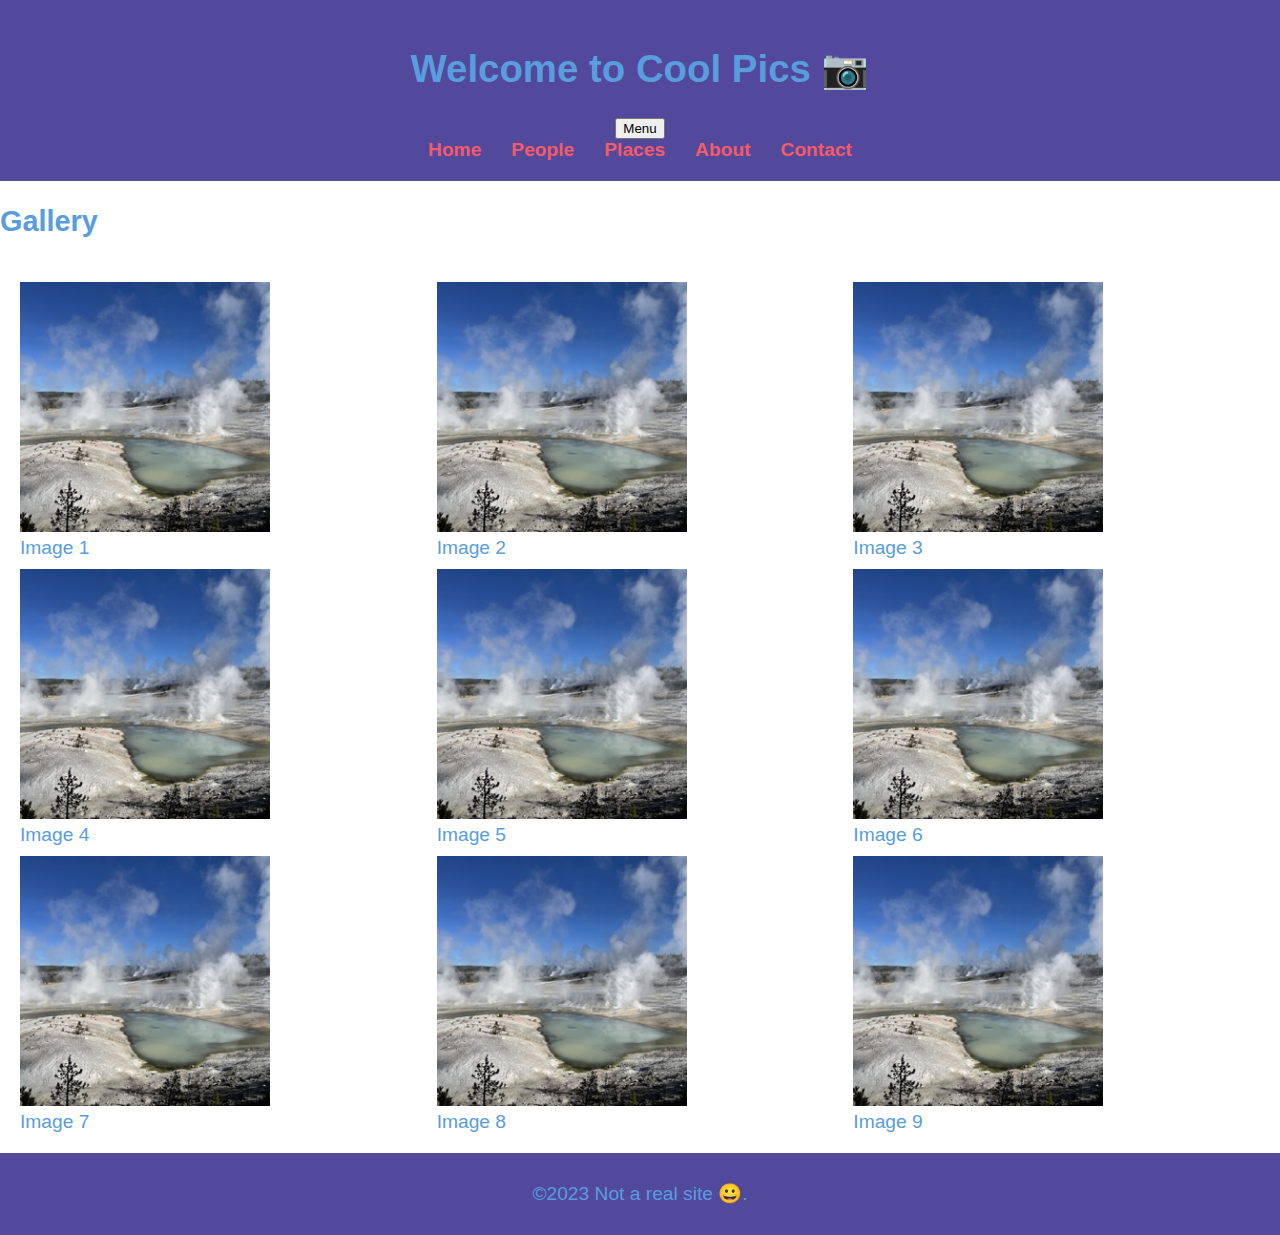
<file: coolpics/index.html>
<!DOCTYPE html>
<html lang="en">
<head>
    <meta charset="UTF-8">
    <meta name="viewport" content="width=device-width, initial-scale=1.0">
    <title>Cool Pics 📷</title>
    <link rel="stylesheet" href="coolpics.css"> 
</head>
<body>
   
    
    <header>
        <h1>Welcome to Cool Pics 📷</h1>
        <button class="menu-button">Menu</button>
    <nav class="menu hide">  
        <ul>
            <li><a href="index.html">Home</a></li>
            <li><a href="people.html">People</a></li>
            <li><a href="places.html">Places</a></li>
            <li><a href="about.html">About</a></li>
            <li><a href="contact.html">Contact</a></li>
        </ul>
    </nav>
    </header>
    
    
    <main>
        <h2>Gallery</h2> 
        <section class="gallery"> 
            <figure>
                <img src="images/norris-sm.jpeg" alt="Placeholder Image 1">
                <figcaption>Image 1</figcaption>
            </figure>
            <figure>
                <img src="images/norris-sm.jpeg" alt="Placeholder Image 2">
                <figcaption>Image 2</figcaption>
            </figure>
            <figure>
                <img src="images/norris-sm.jpeg" alt="Placeholder Image 3">
                <figcaption>Image 3</figcaption>
            </figure>
            <figure>
                <img src="images/norris-sm.jpeg" alt="Placeholder Image 4">
                <figcaption>Image 4</figcaption>
            </figure>
            <figure>
                <img src="images/norris-sm.jpeg" alt="Placeholder Image 5">
                <figcaption>Image 5</figcaption>
            </figure>
            <figure>
                <img src="images/norris-sm.jpeg" alt="Placeholder Image 6">
                <figcaption>Image 6</figcaption>
            </figure>
            <figure>
                <img src="images/norris-sm.jpeg" alt="Placeholder Image 7">
                <figcaption>Image 7</figcaption>
            </figure>
            <figure>
                <img src="images/norris-sm.jpeg" alt="Placeholder Image 8">
                <figcaption>Image 8</figcaption>
            </figure>
            <figure>
                <img src="images/norris-sm.jpeg" alt="Placeholder Image 9">
                <figcaption>Image 9</figcaption>
            </figure>
        </section>
    </main>
    <footer>
        <p>©2023 Not a real site 😀.</p>
    </footer>
    
    <script src="coolpics.js" defer></script> 
</body>
</html>
</file>
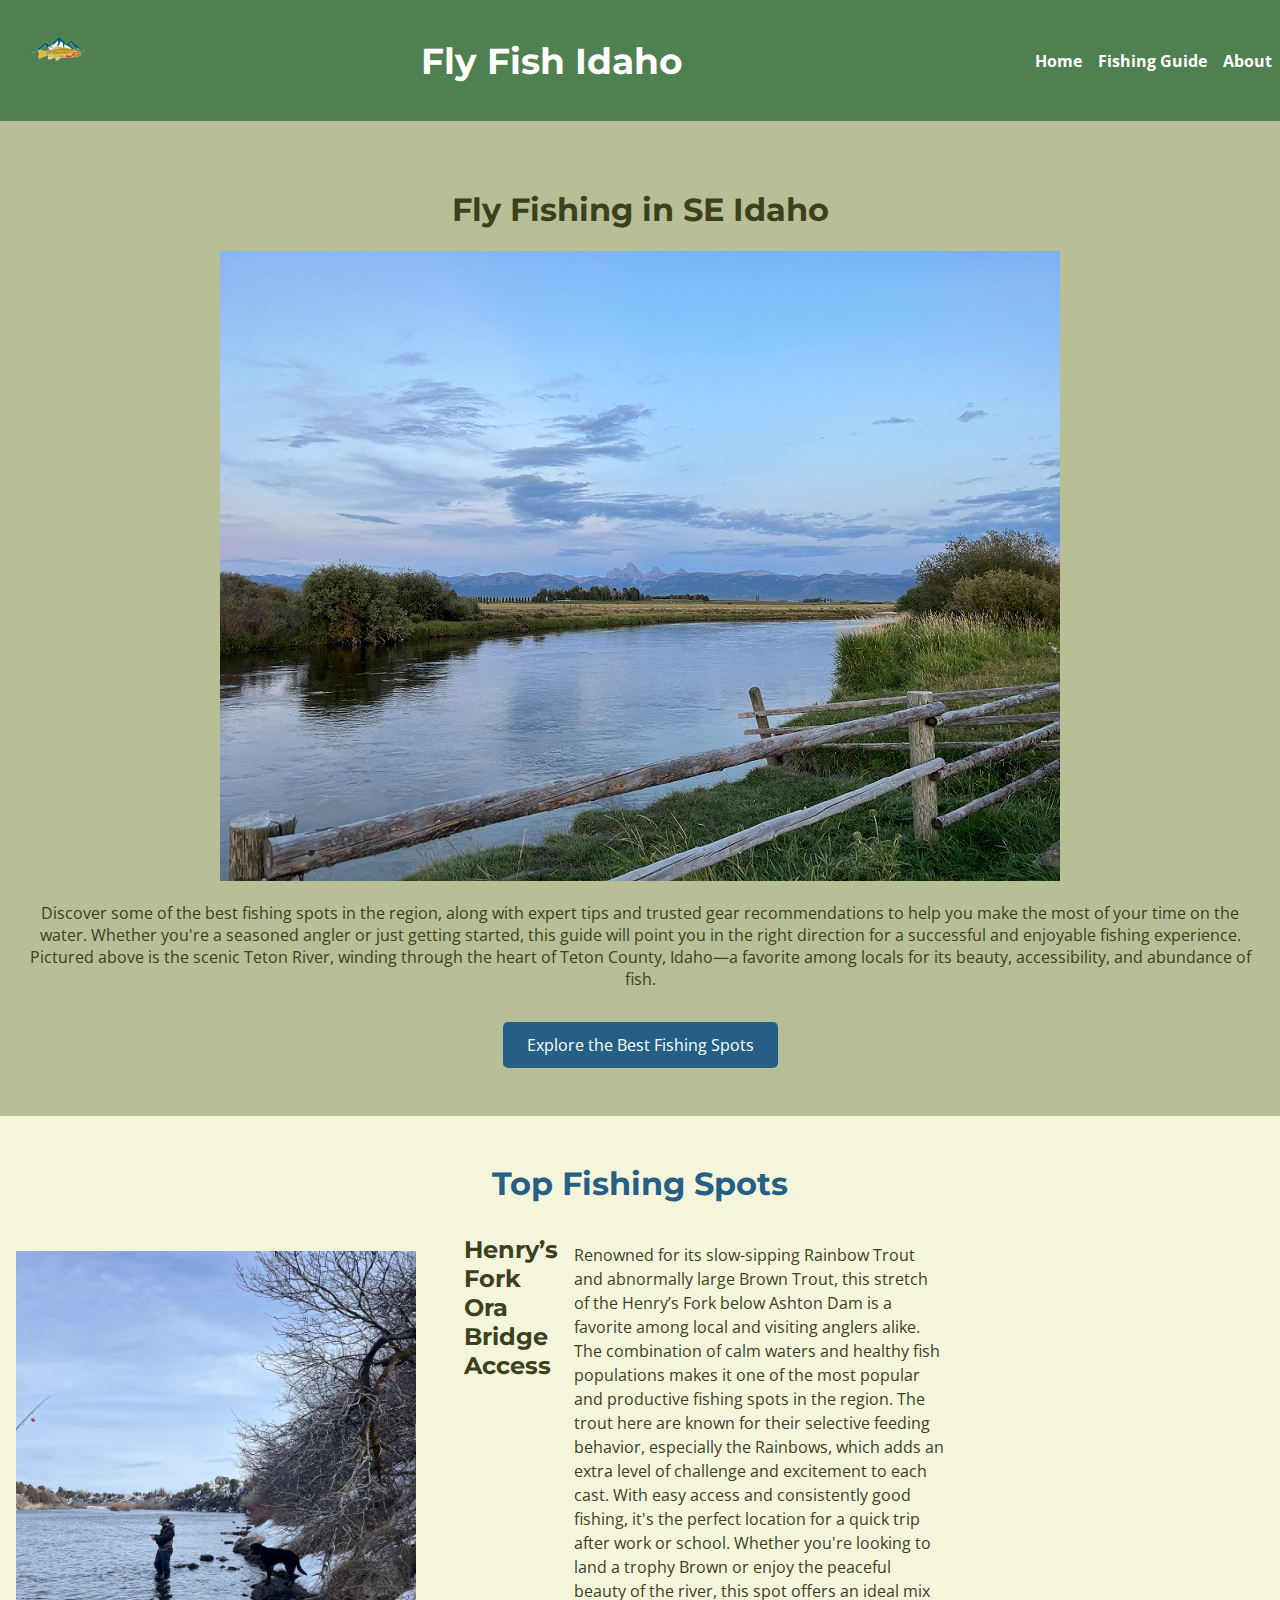
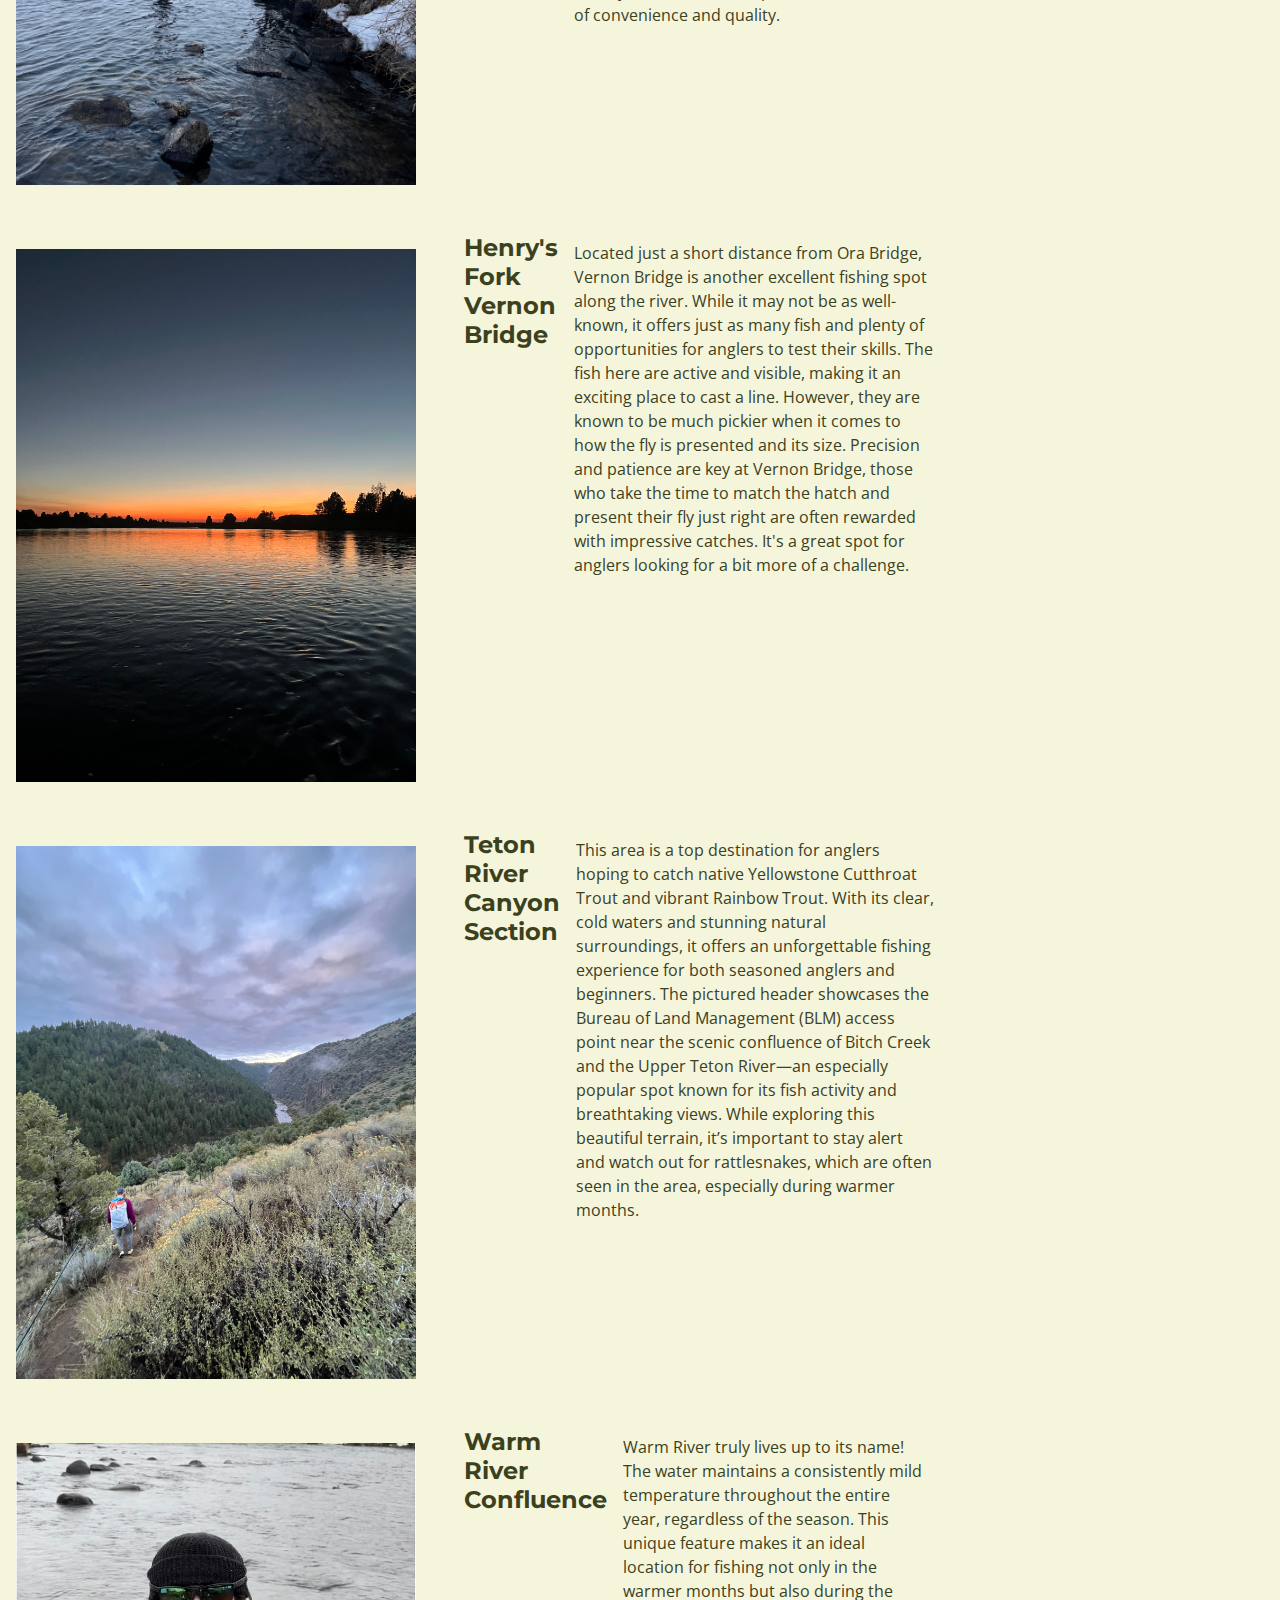
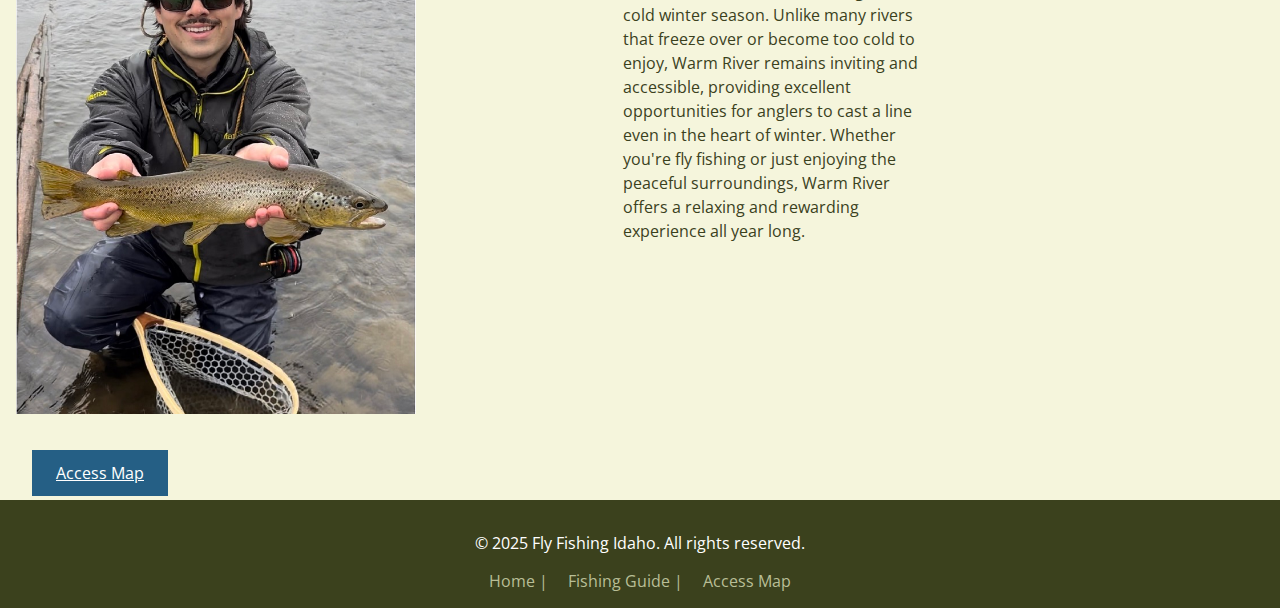
<file: final/index.html>
<!DOCTYPE html>
<html lang="en">
    <link rel="preload" href="pictures/hero-flyfishing.jpeg" as="image" />

<head>
  <meta charset="UTF-8" />
  <meta name="viewport" content="width=device-width, initial-scale=1.0" />
  <title>Fly Fishing in SE Idaho</title>
  <link rel="stylesheet" href="flyfish.css" />
</head>
<body>

  <!-- Header -->
  <header>
    <div class="logo"> <img src="pictures/logo.png" alt=""></div>
    <div class="title">Fly Fish Idaho</div>
    <nav>
      <ul>
        <li><a href="index.html">Home</a></li>
        <li><a href="guide.html">Fishing Guide</a></li>
        <li><a href="#">About</a></li>
      </ul>
    </nav>
  </header>

  
  <section class="hero">
    <h1>Fly Fishing in SE Idaho</h1>
    <img src="pictures/hero-flyfishing.jpeg">
    <p>Discover some of the best fishing spots in the region, along with expert tips and trusted gear recommendations to help you make the most of your time on the water. Whether you're a seasoned angler or just getting started, this guide will point you in the right direction for a successful and enjoyable fishing experience. Pictured above is the scenic Teton River, winding through the heart of Teton County, Idaho—a favorite among locals for its beauty, accessibility, and abundance of fish.
    </p>
    <a href="guide.html" class="cta-button">Explore the Best Fishing Spots</a>
  </section>

  <body-items>
    <h2>Top Fishing Spots</h2>
    
  
    
    <div>
      <img src="pictures/ora.jpeg" alt="Henry’s Fork" />
      <div>
        <h3>Henry’s Fork Ora Bridge Access</h3>
        <p>Renowned for its slow-sipping Rainbow Trout and abnormally large Brown Trout, this stretch of the Henry’s Fork below Ashton Dam is a favorite among local and visiting anglers alike. The combination of calm waters and healthy fish populations makes it one of the most popular and productive fishing spots in the region. The trout here are known for their selective feeding behavior, especially the Rainbows, which adds an extra level of challenge and excitement to each cast. With easy access and consistently good fishing, it's the perfect location for a quick trip after work or school. Whether you're looking to land a trophy Brown or enjoy the peaceful beauty of the river, this spot offers an ideal mix of convenience and quality.</p>
      </div>
      <iframe src="https://www.google.com/maps/embed?pb=!1m18!1m12!1m3!1d1747.841406166984!2d-111.51005917206585!3d44.0703888936065!2m3!1f0!2f0!3f0!3m2!1i1024!2i768!4f13.1!3m3!1m2!1s0x5353e1fa62622fb9%3A0xbde4c28ace210e24!2sOra%20Bridge%20Boat%20ramp!5e0!3m2!1sen!2sus!4v1743808390522!5m2!1sen!2sus" width="600" height="450" style="border:0;" allowfullscreen="" loading="lazy" referrerpolicy="no-referrer-when-downgrade"></iframe>
    </div>
  
   
    <div>
      <img src="pictures/vernonbridge.jpeg" alt="vernonbridge" />
      <div>
        <h3>Henry's Fork Vernon Bridge</h3>
        <p>Located just a short distance from Ora Bridge, Vernon Bridge is another excellent fishing spot along the river. While it may not be as well-known, it offers just as many fish and plenty of opportunities for anglers to test their skills. The fish here are active and visible, making it an exciting place to cast a line. However, they are known to be much pickier when it comes to how the fly is presented and its size. Precision and patience are key at Vernon Bridge, those who take the time to match the hatch and present their fly just right are often rewarded with impressive catches. It's a great spot for anglers looking for a bit more of a challenge.</p>
      </div>
      <iframe src="https://www.google.com/maps/embed?pb=!1m18!1m12!1m3!1d3496.6609710471184!2d-111.53988580443836!3d44.05382509534131!2m3!1f0!2f0!3f0!3m2!1i1024!2i768!4f13.1!3m3!1m2!1s0x5353e71371171cd7%3A0xec0caa1d4cd2f4e1!2sVernon%20Bridge%20Access!5e0!3m2!1sen!2sus!4v1743808361636!5m2!1sen!2sus" width="600" height="450" style="border:0;" allowfullscreen="" loading="lazy" referrerpolicy="no-referrer-when-downgrade"></iframe>
    </div>
  
    
    <div>
      <img src="pictures/tetonview.jpeg" alt="tetonview" />
      <div>
        <h3>Teton River Canyon Section</h3>
        <p>This area is a top destination for anglers hoping to catch native Yellowstone Cutthroat Trout and vibrant Rainbow Trout. With its clear, cold waters and stunning natural surroundings, it offers an unforgettable fishing experience for both seasoned anglers and beginners. The pictured header showcases the Bureau of Land Management (BLM) access point near the scenic confluence of Bitch Creek and the Upper Teton River—an especially popular spot known for its fish activity and breathtaking views. While exploring this beautiful terrain, it’s important to stay alert and watch out for rattlesnakes, which are often seen in the area, especially during warmer months.</p>
      </div>
      <iframe src="https://www.google.com/maps/embed?pb=!1m17!1m12!1m3!1d3504.1636595047585!2d-111.29325296214981!3d43.926612136106016!2m3!1f0!2f0!3f0!3m2!1i1024!2i768!4f13.1!3m2!1m1!2zNDPCsDU1JzM2LjIiTiAxMTHCsDE3JzIyLjYiVw!5e0!3m2!1sen!2sus!4v1743808493419!5m2!1sen!2sus" width="600" height="450" style="border:0;" allowfullscreen="" loading="lazy" referrerpolicy="no-referrer-when-downgrade"></iframe>
    </div>
  
   
    <div>
      <img src="pictures/warmriverbrown.png" alt="warmriverbrown" />
      <div>
        <h3>Warm River Confluence</h3>
        <p>Warm River truly lives up to its name! The water maintains a consistently mild temperature throughout the entire year, regardless of the season. This unique feature makes it an ideal location for fishing not only in the warmer months but also during the cold winter season. Unlike many rivers that freeze over or become too cold to enjoy, Warm River remains inviting and accessible, providing excellent opportunities for anglers to cast a line even in the heart of winter. Whether you're fly fishing or just enjoying the peaceful surroundings, Warm River offers a relaxing and rewarding experience all year long.</p>
      </div>
      <iframe src="https://www.google.com/maps/embed?pb=!1m17!1m12!1m3!1d1746.6557826564806!2d-111.33740127510336!3d44.110522250681704!2m3!1f0!2f0!3f0!3m2!1i1024!2i768!4f13.1!3m2!1m1!2zNDTCsDA2JzM0LjIiTiAxMTHCsDIwJzE2LjAiVw!5e0!3m2!1sen!2sus!4v1743808463670!5m2!1sen!2sus" width="600" height="450" style="border:0;" allowfullscreen="" loading="lazy" referrerpolicy="no-referrer-when-downgrade"></iframe>
    </div>
  </body-items>
      
</section>
  <a href="https://www.google.com/maps/d/u/0/viewer?mid=1hLtLtV2uC6fodS8nEP-Qpy3SI-j8AVo&femb=1&ll=44.017754763246415%2C-111.41580515&z=12" class="cta2-button">Access Map</a>
  <p>

    
  </p>
  
  <footer>
    <p>&copy; 2025 Fly Fishing Idaho. All rights reserved.</p>
    <div class="footer-links">
      <a href="index.html">Home |</a>
      <a href="guide.html">Fishing Guide |</a>
      <a href="https://www.google.com/maps/d/u/0/viewer?mid=1hLtLtV2uC6fodS8nEP-Qpy3SI-j8AVo&femb=1&ll=44.017754763246415%2C-111.41580515&z=12">Access Map</a>
    </div>
  </footer>

</body>
</html>
</file>
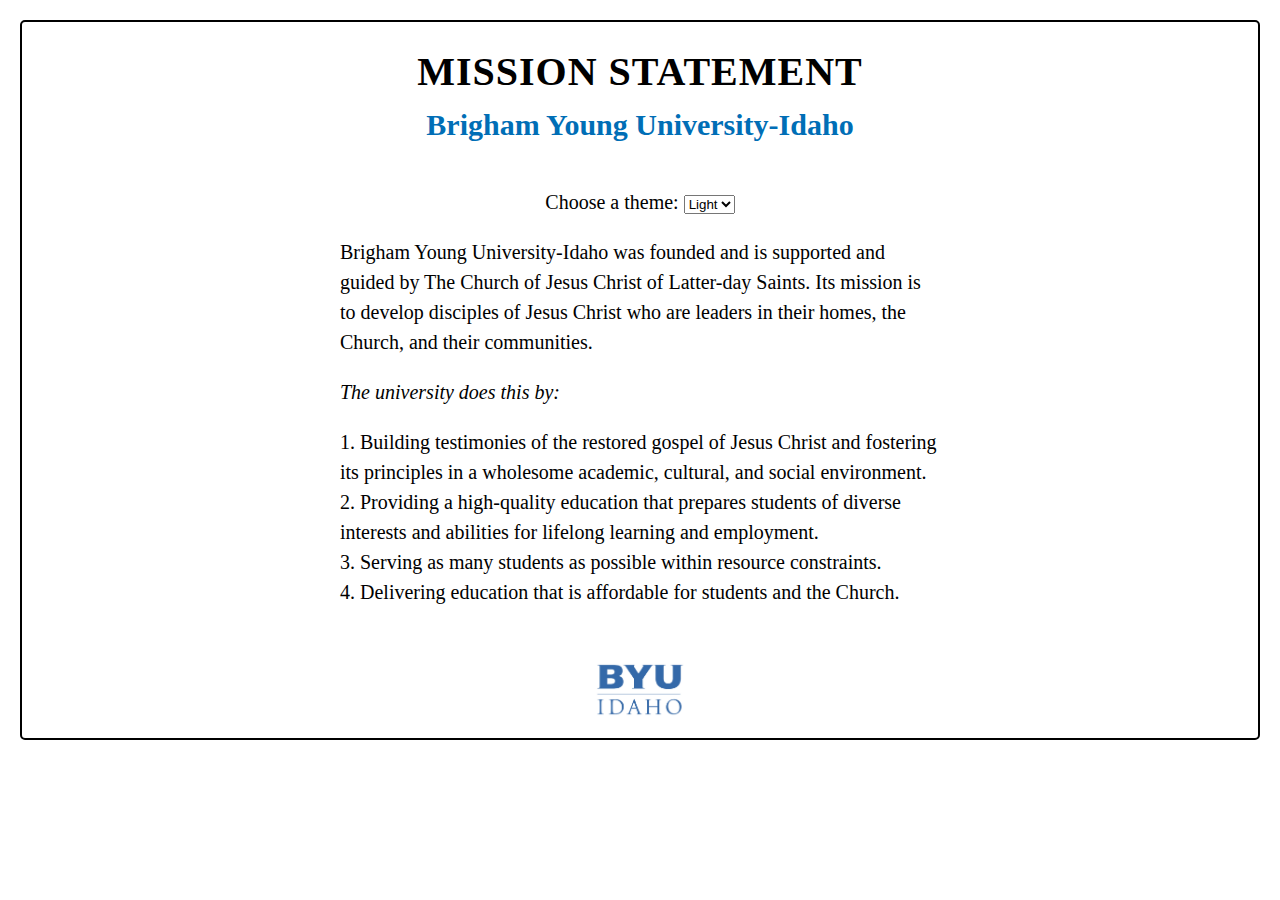
<file: mission/index.html>
<!DOCTYPE html>
<html lang="en">
<head>
    <meta charset="UTF-8" />
    <title>BYUI Mission Statement</title>
    <link rel="stylesheet" href="styles.css" />
</head>
<body> 
    <header class="title">
        <h1>Mission Statement</h1>
        <h2>Brigham Young University-Idaho</h2>
    </header>
    <main>
        <label for="theme-selector">Choose a theme:</label>
        <select id="theme-selector">
            <option value="light" selected>Light</option>
            <option value="dark">Dark</option>
        </select>
        
        <p>
            Brigham Young University-Idaho was founded and is supported and guided
            by The Church of Jesus Christ of Latter-day Saints. Its mission is to
            develop disciples of Jesus Christ who are leaders in their homes, the
            Church, and their communities.
        </p>
        <p><em>The university does this by:</em></p>
        <p>
            1. Building testimonies of the restored gospel of Jesus Christ and
            fostering its principles in a wholesome academic, cultural, and
            social environment.<br>
            2. Providing a high-quality education that prepares students of diverse
            interests and abilities for lifelong learning and employment.<br>
            3. Serving as many students as possible within resource constraints.<br>
            4. Delivering education that is affordable for students and the Church.
        </p>
    </main>
    <footer>
        <img src="byui-logo_blue.webp" alt="BYUI logo" class="logo" />
    </footer>
    <script src="mission.js"></script> 
</body>
</html>
</file>
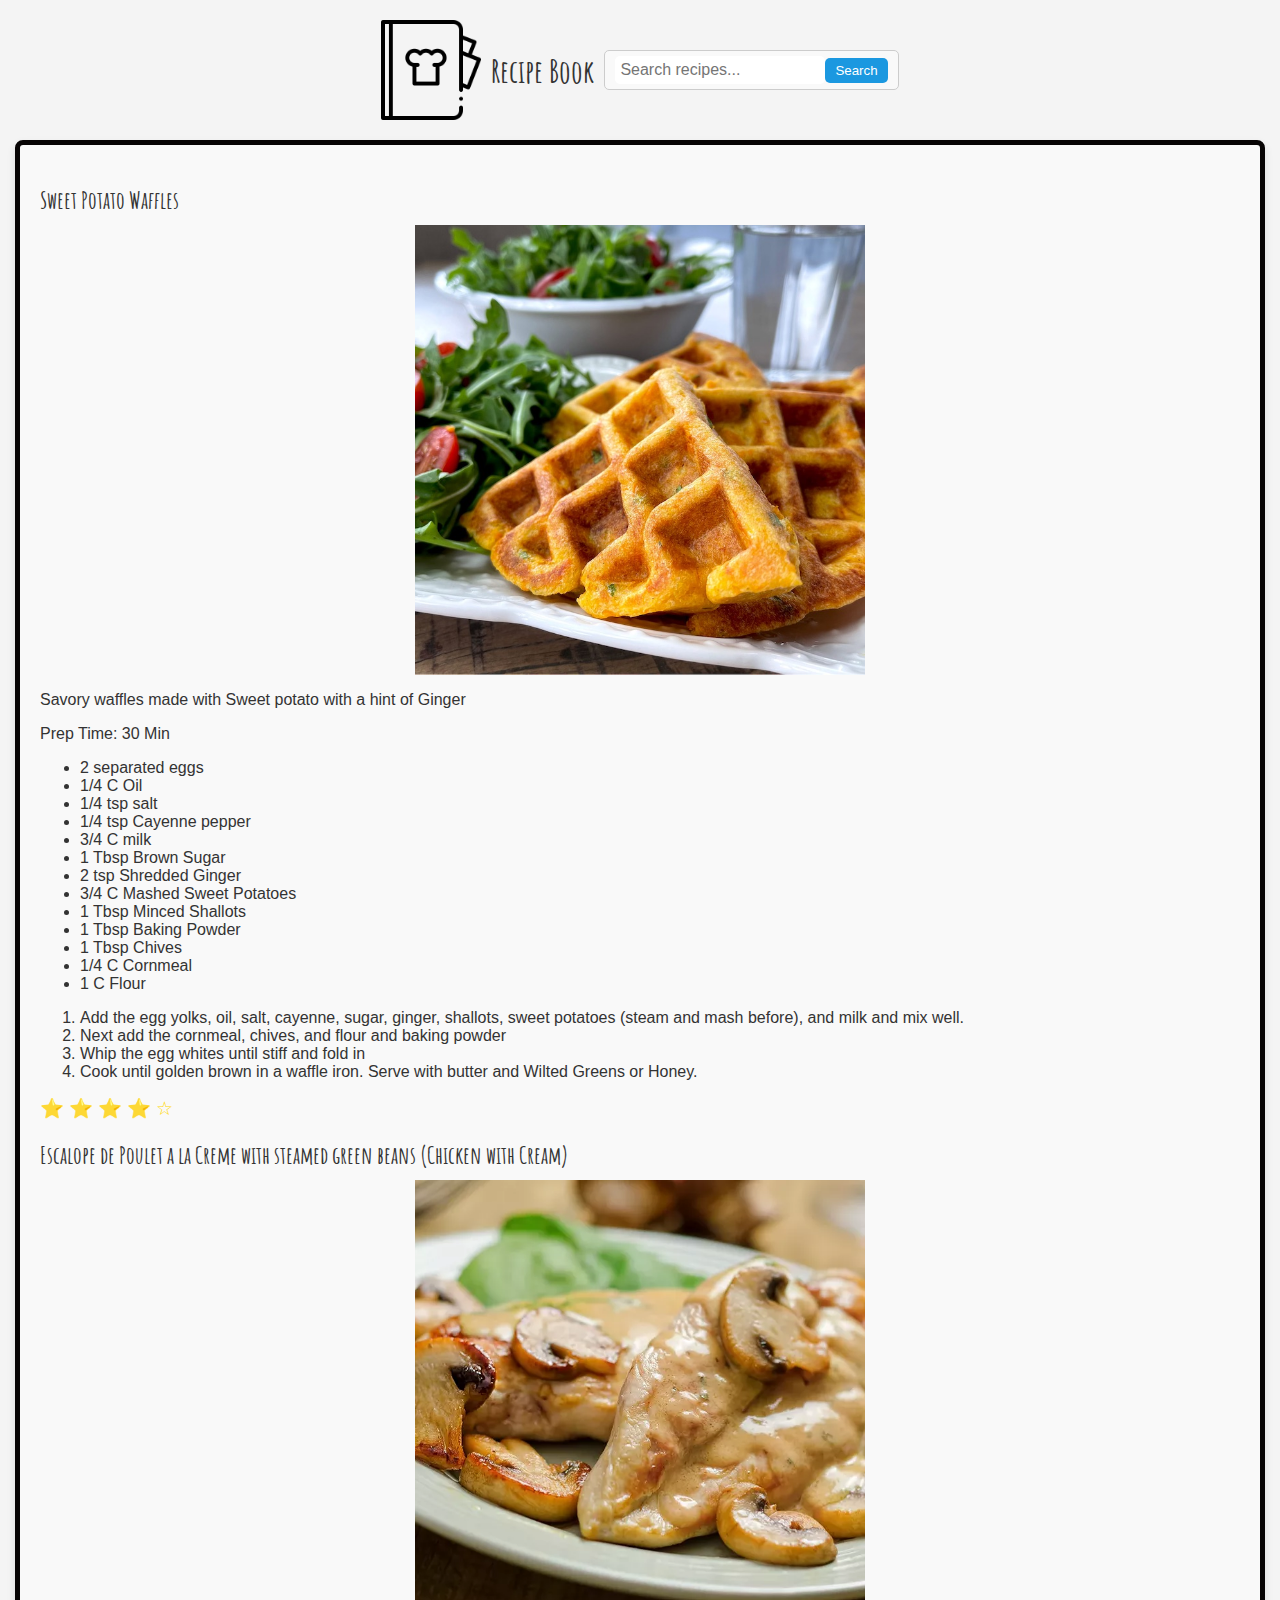
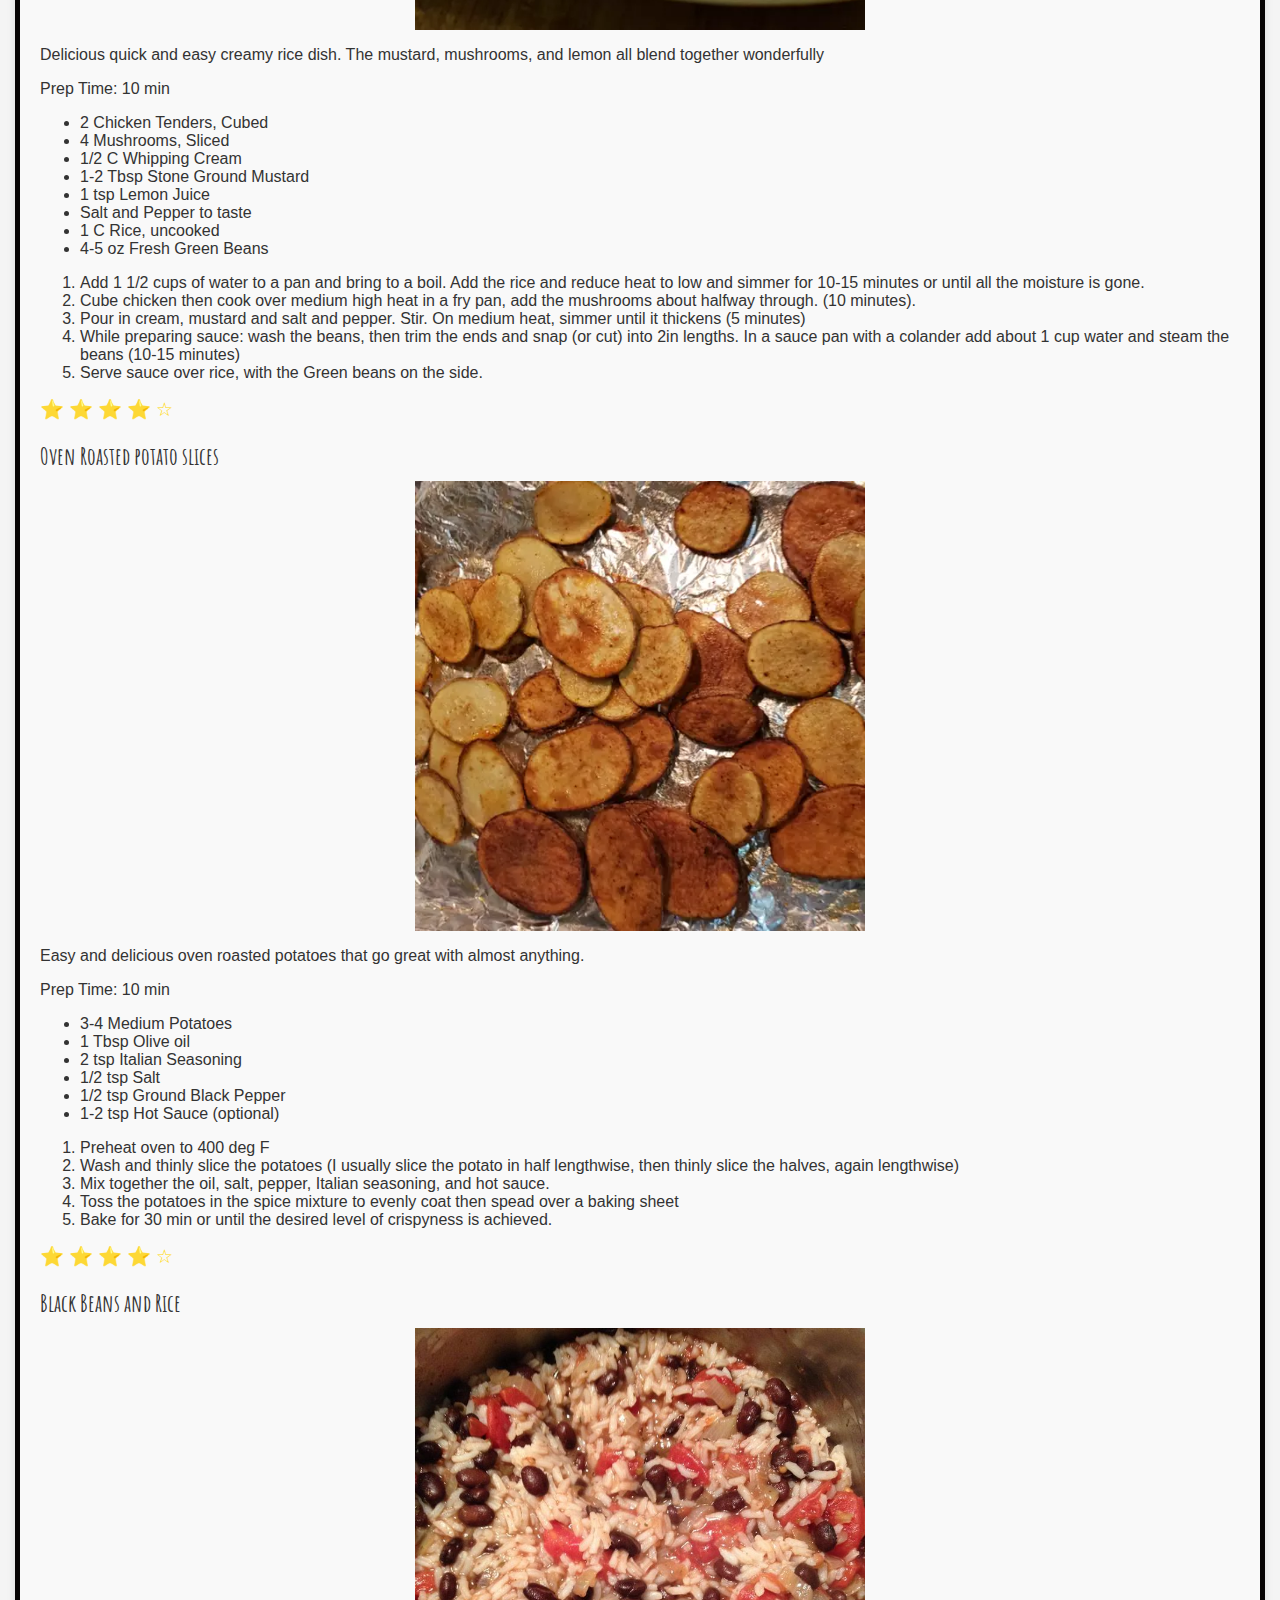
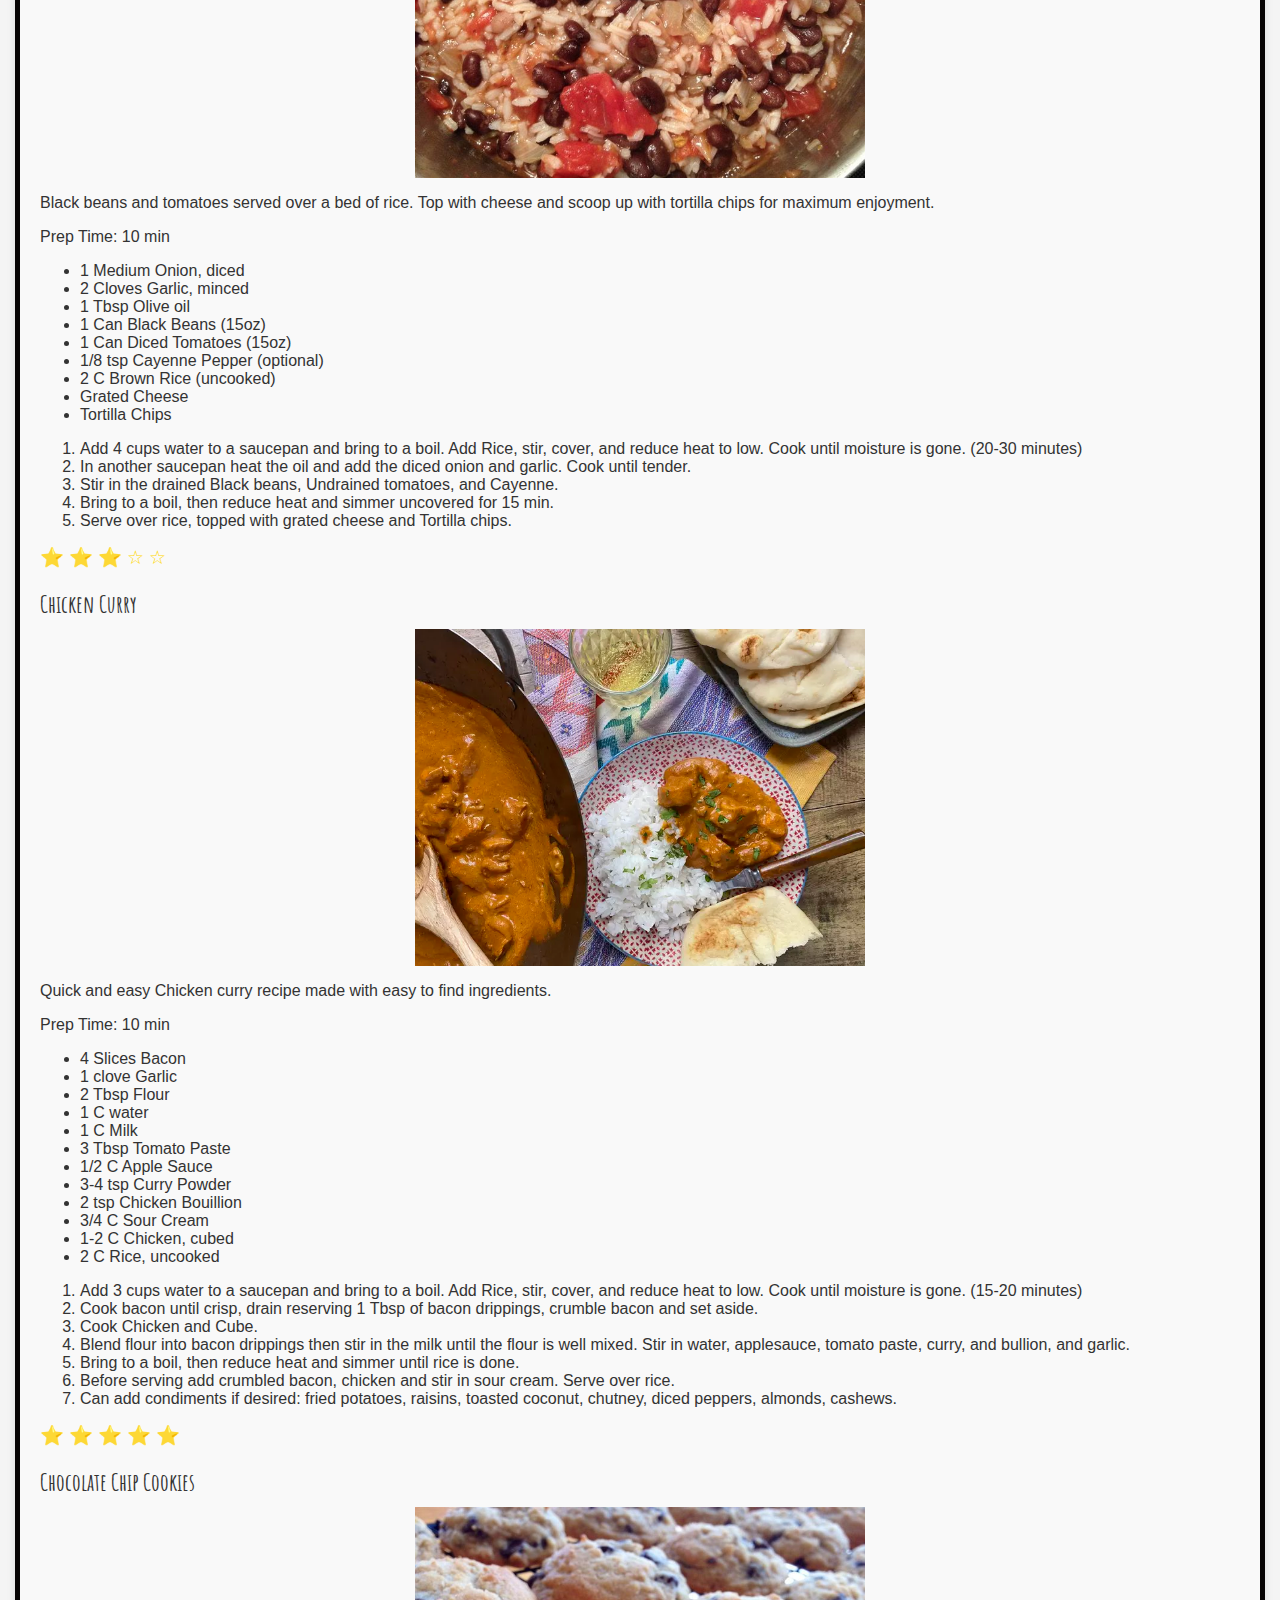
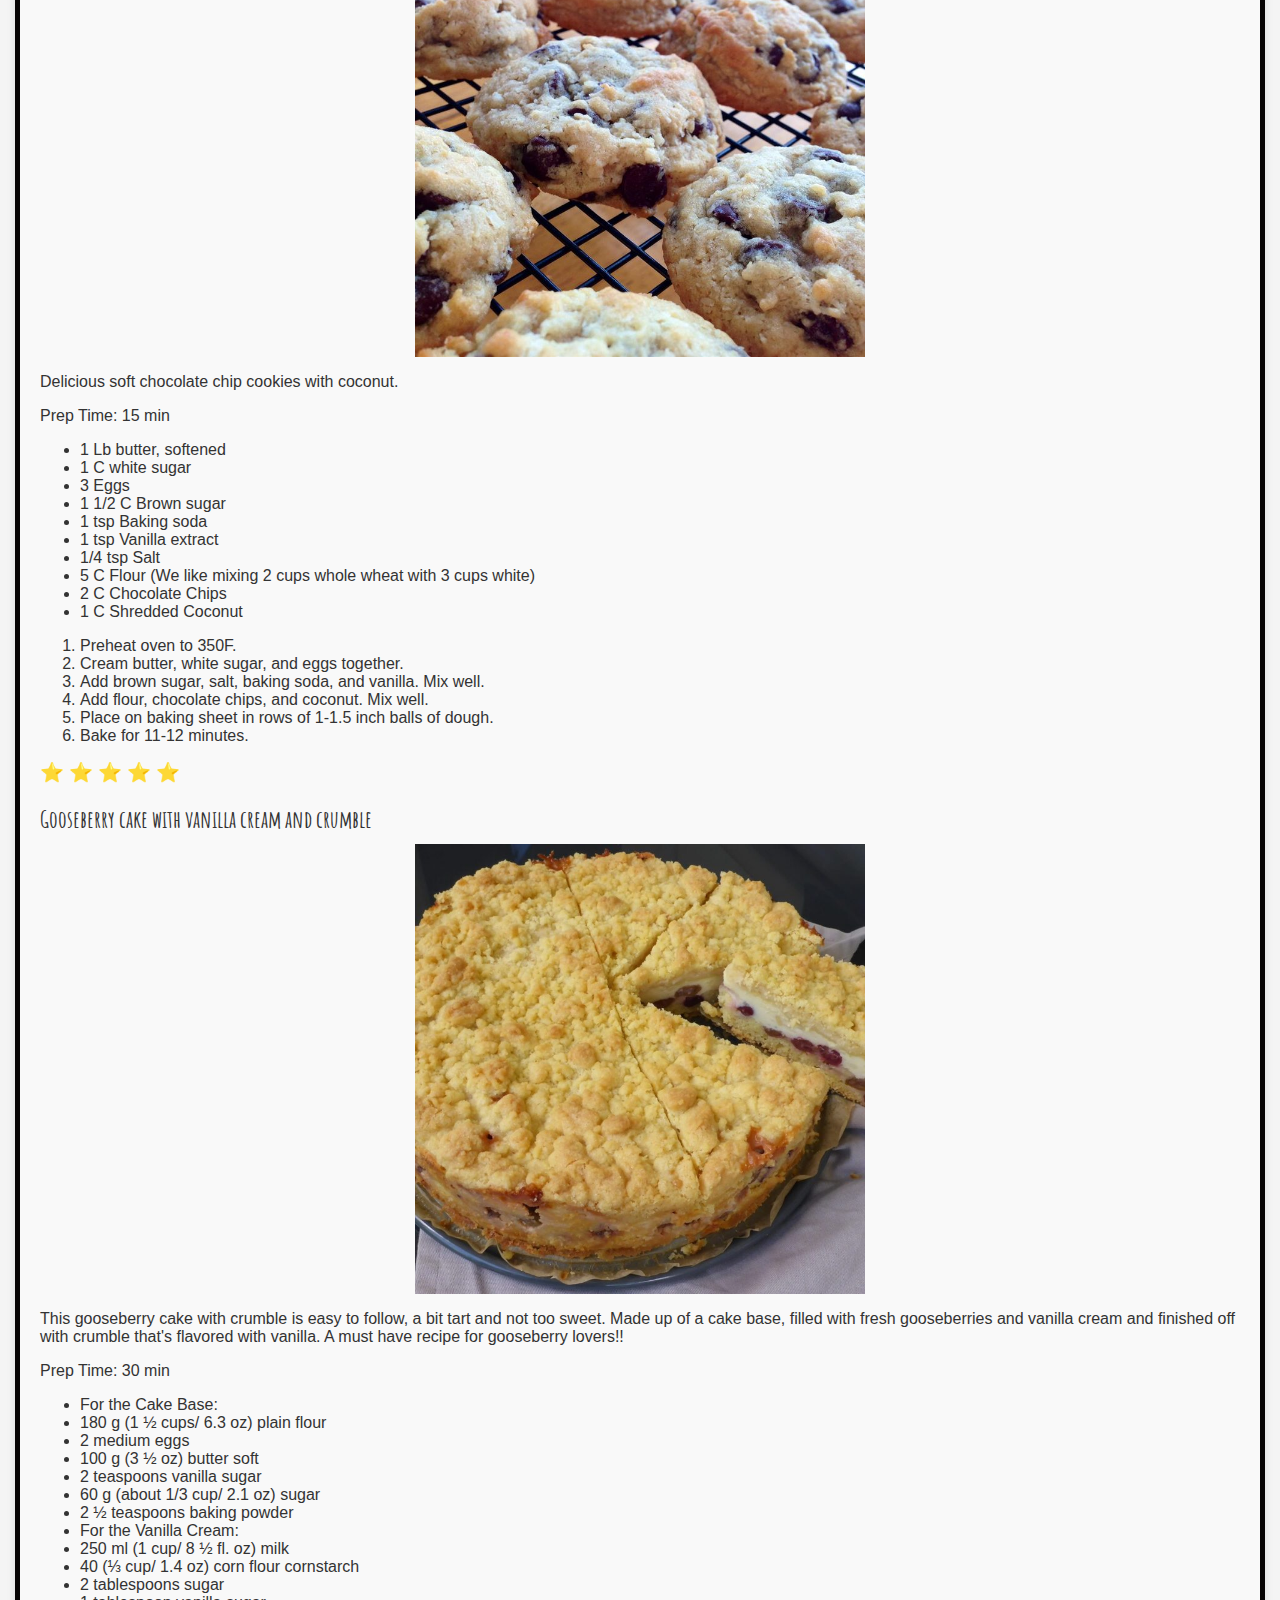
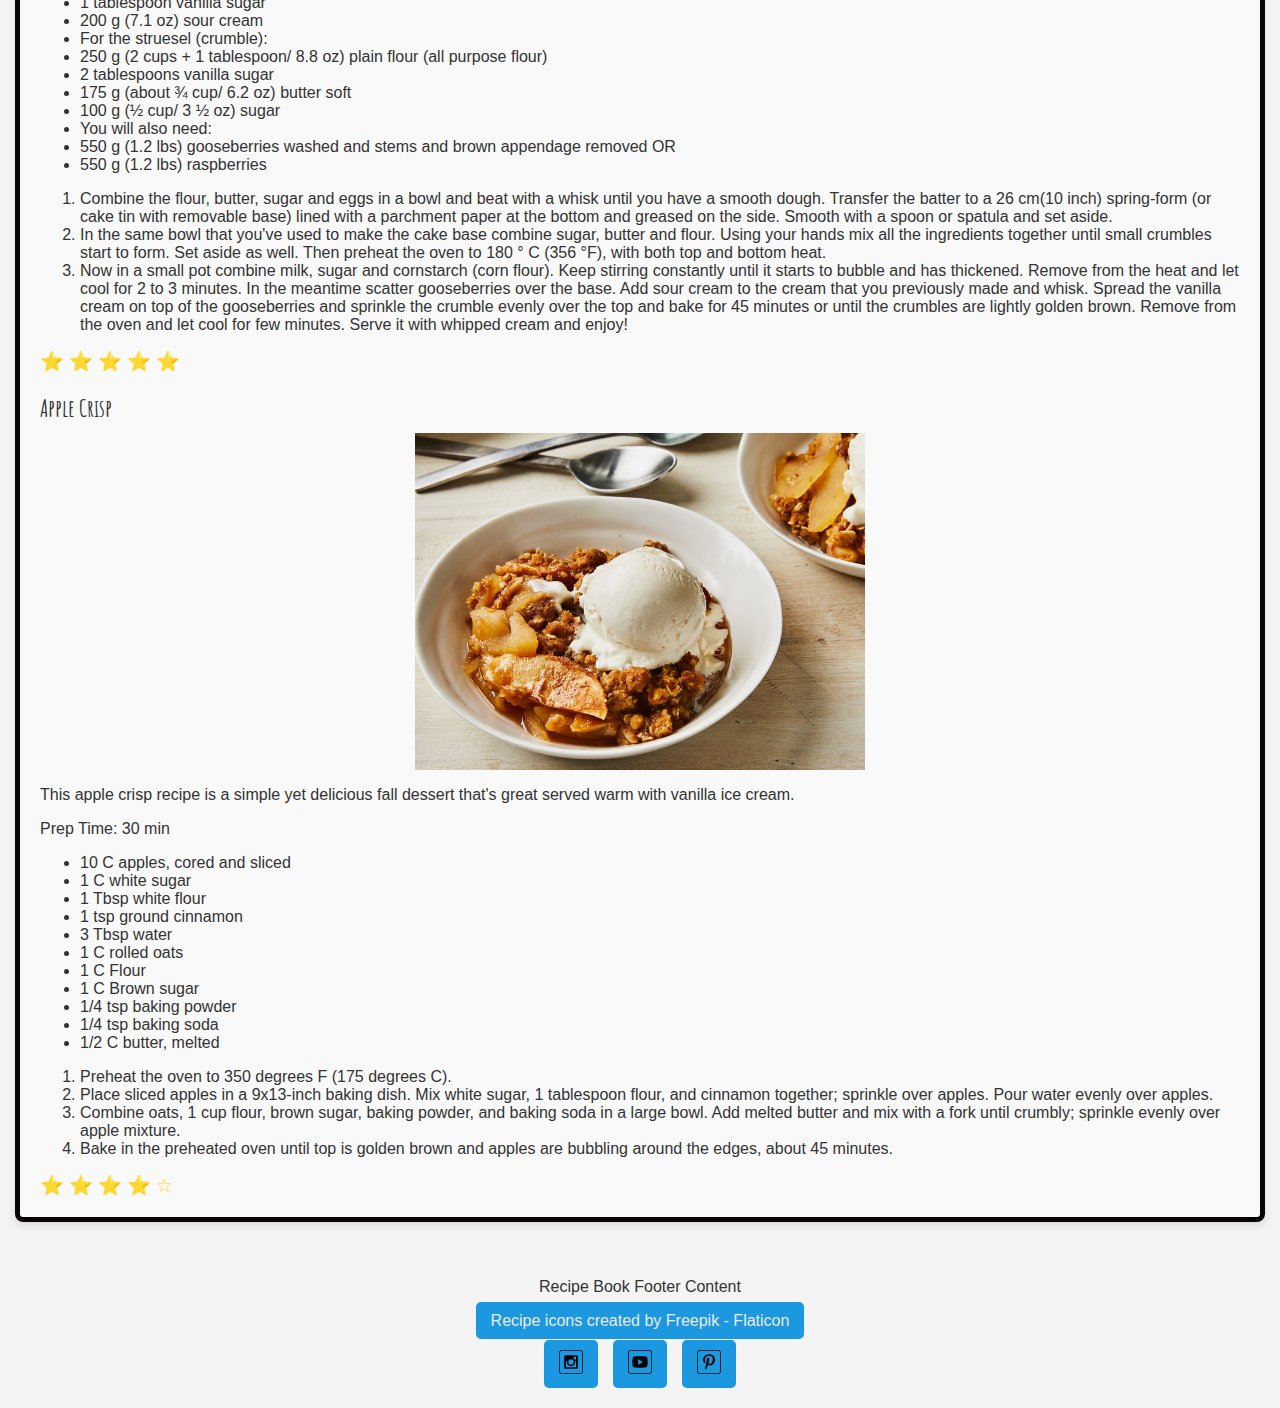
<file: recipes/index.html>
<!DOCTYPE html>
<html lang="en">
<head>
    <meta charset="UTF-8">
    <meta name="viewport" content="width=device-width, initial-scale=1.0">
    <meta http-equiv="X-UA-Compatible" content="ie=edge">
    <title>Recipe Book</title>
    <link rel="stylesheet" href="recipes.css">
    <meta property="og:title" content="Recipe Book">
    <meta property="og:type" content="website" />
    <meta property="og:description" content="Website to find some great recipes!">
    <meta property="og:image" content="https://www.flaticon.com/free-icons/recipe">
    <meta property="og:url" content="https://trevinlarsen.github.io/wdd131/recipes/index.html">
    <meta name="twitter:card" content="summary_large_image">
</head>
<body>
    <header>
        <img src="images/recipe-book.png" alt="Recipe Book Logo" class="logo">
        <h1>Recipe Book</h1>
        <form id="search-form" action="#" method="GET">
            <input type="text" id="search-input" placeholder="Search recipes..." aria-label="Search recipes">
            <button type="submit" aria-label="Submit search">Search</button>
        </form>
    </header>

<div class="container">
    <main>
        <section class="recipe-list" id="recipe-list">
            
           
        </section>
    </main>
</div>

    <!-- Footer Section -->
    <footer>
        <p>Recipe Book Footer Content</p>
        <p><a href="https://www.flaticon.com/free-icons/recipe" title="recipe icons">Recipe icons created by Freepik - Flaticon</a></p>
        <div class="social">
            <a href="#"><img src="images/instagram_icon.svg" alt="Instagram Icon"></a>
            <a href="#"><img src="images/youtube_icon.svg" alt="YouTube Icon"></a>
            <a href="#"><img src="images/pinterest_icon.svg" alt="Pinterest Icon"></a>
        </div>
    </footer>

    
    <script src="main.js" type="module"></script>
    <script src="recipes.mjs" type="module"></script>

</body>
</html>
</file>
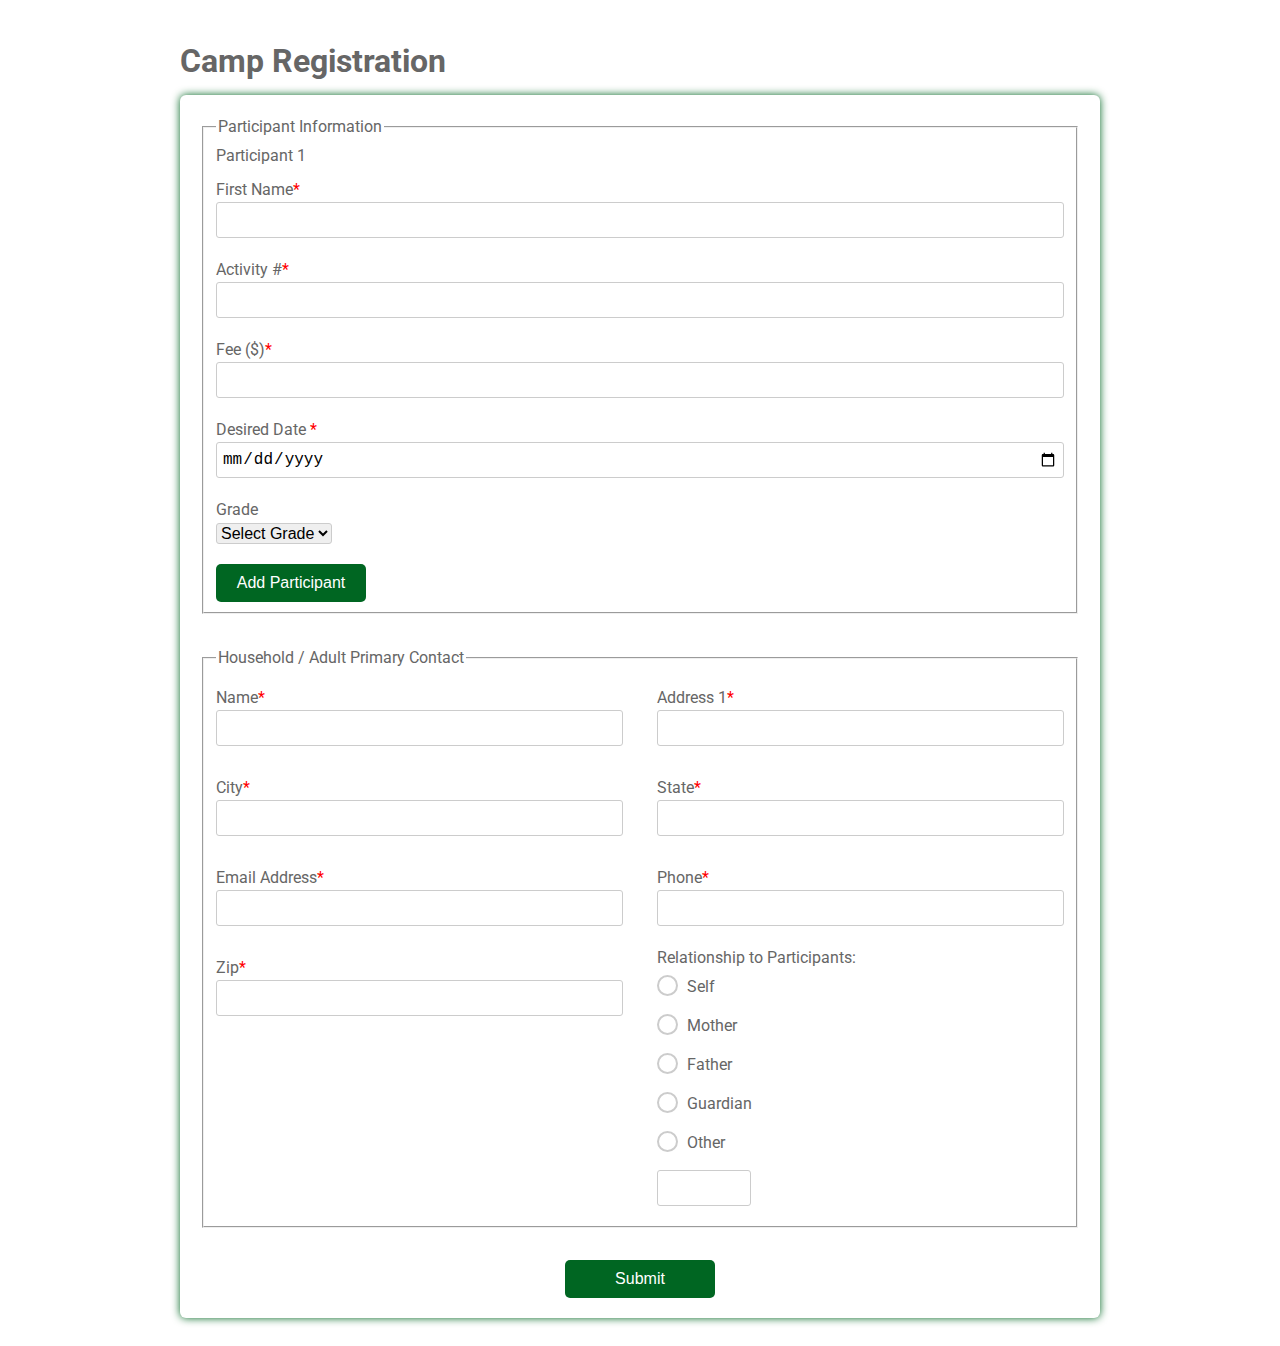
<file: register/index.html>
<!DOCTYPE html>
<html>
  <!-- Example based off of https://www.w3docs.com/learn-html/html-form-templates.html -->
  <head>
    <title>Camp Registration</title>
    <link
      href="https://fonts.googleapis.com/css?family=Roboto:300,400,500,700"
      rel="stylesheet"
    />
    <link rel="stylesheet" href="register.css" />
  </head>
  <body>
    <div class="testbox">
      <h1>Camp Registration</h1>
      <form id="registration_form">
        <fieldset class="participants">
          <legend>Participant Information</legend>
          <section class="participant1">
            <p>Participant 1</p>
            <div class="item">
              <label for="fname"> First Name<span>*</span></label>
              <input id="fname" type="text" name="fname" value="" required />
            </div>
            <div class="item activities">
              <label for="activity">Activity #<span>*</span></label>
              <input id="activity" type="text" name="activity" />
            </div>
            <div class="item">
              <label for="fee">Fee ($)<span>*</span></label>
              <input id="fee" type="number" name="fee" />
            </div>
            <div class="item">
              <label for="date">Desired Date <span>*</span></label>
              <input id="date" type="date" name="date" />
            </div>
            <div class="item">
              <p>Grade</p>
              <!-- <select>
                <option selected value="" disabled selected></option>
                
                <option value="1">1st</option>
                <option value="2">2nd</option>
                <option value="3">3rd</option>
                <option value="4">4th</option>
                <option value="5">5th</option>
                <option value="6">6th</option>
                <option value="7">7th</option>
                <option value="8">8th</option>
                <option value="9">9th</option>
                <option value="10">10th</option>
                <option value="11">11th</option>
                <option value="12">12th</option>
              </select> -->
              <select id="grade-select">
                <option value="" disabled selected>Select Grade</option>
              </select>
            </div>
          </section>
          <button type="button" id="add">Add Participant</button>
        </fieldset>

        <fieldset>
          <legend>Household / Adult Primary Contact</legend>
          <div class="columns">
            <div class="item">
              <label for="adult_name">Name<span>*</span></label>
              <input id="adult_name" type="text" name="adult_name" />
            </div>

            <div class="item">
              <label for="address1">Address 1<span>*</span></label>
              <input id="address1" type="text" name="address1" />
            </div>

            <div class="item">
              <label for="city">City<span>*</span></label>
              <input id="city" type="text" name="city" />
            </div>
            <div class="item">
              <label for="state">State<span>*</span></label>
              <input id="state" type="text" name="state" />
            </div>
            <div class="item">
              <label for="eaddress">Email Address<span>*</span></label>
              <input id="eaddress" type="text" name="eaddress" />
            </div>
            <div class="item">
              <label for="phone">Phone<span>*</span></label>
              <input id="phone" type="tel" name="phone" />
            </div>
            <div class="item">
              <label for="zip">Zip<span>*</span></label>
              <input id="zip" type="text" name="zip" />
            </div>

            <div class="question">
              <label>Relationship to Participants:</label>
              <div class="question-answer">
                <div>
                  <input
                    type="radio"
                    value="self"
                    id="radio_3"
                    name="relationship"
                  />
                  <label for="radio_3" class="radio"><span>Self</span></label>
                </div>
                <div>
                  <input
                    type="radio"
                    value="mother"
                    id="radio_4"
                    name="relationship"
                  />
                  <label for="radio_4" class="radio"><span>Mother</span></label>
                </div>
                <div>
                  <input
                    type="radio"
                    value="father"
                    id="radio_5"
                    name="relationship"
                  />
                  <label for="radio_5" class="radio"><span>Father</span></label>
                </div>
                <div>
                  <input
                    type="radio"
                    value="guardian"
                    id="radio_6"
                    name="relationship"
                  />
                  <label for="radio_6" class="radio"
                    ><span>Guardian</span></label
                  >
                </div>
                <div>
                  <input
                    type="radio"
                    value="other"
                    id="radio_7"
                    name="relationship"
                  />
                  <label for="radio_7" class="radio"><span>Other</span></label>
                  <input type="text" />
                </div>
              </div>
            </div>
          </div>
        </fieldset>
        <div class="btn-block">
          <button type="submit" id="submitButton">Submit</button>
        </div>
        <!-- <div id="summary" style="display: none"></div> -->
      </form>
      <section id="summary"></section>
    </div>
    <script src="register.js"></script>
  </body>
</html>
</file>
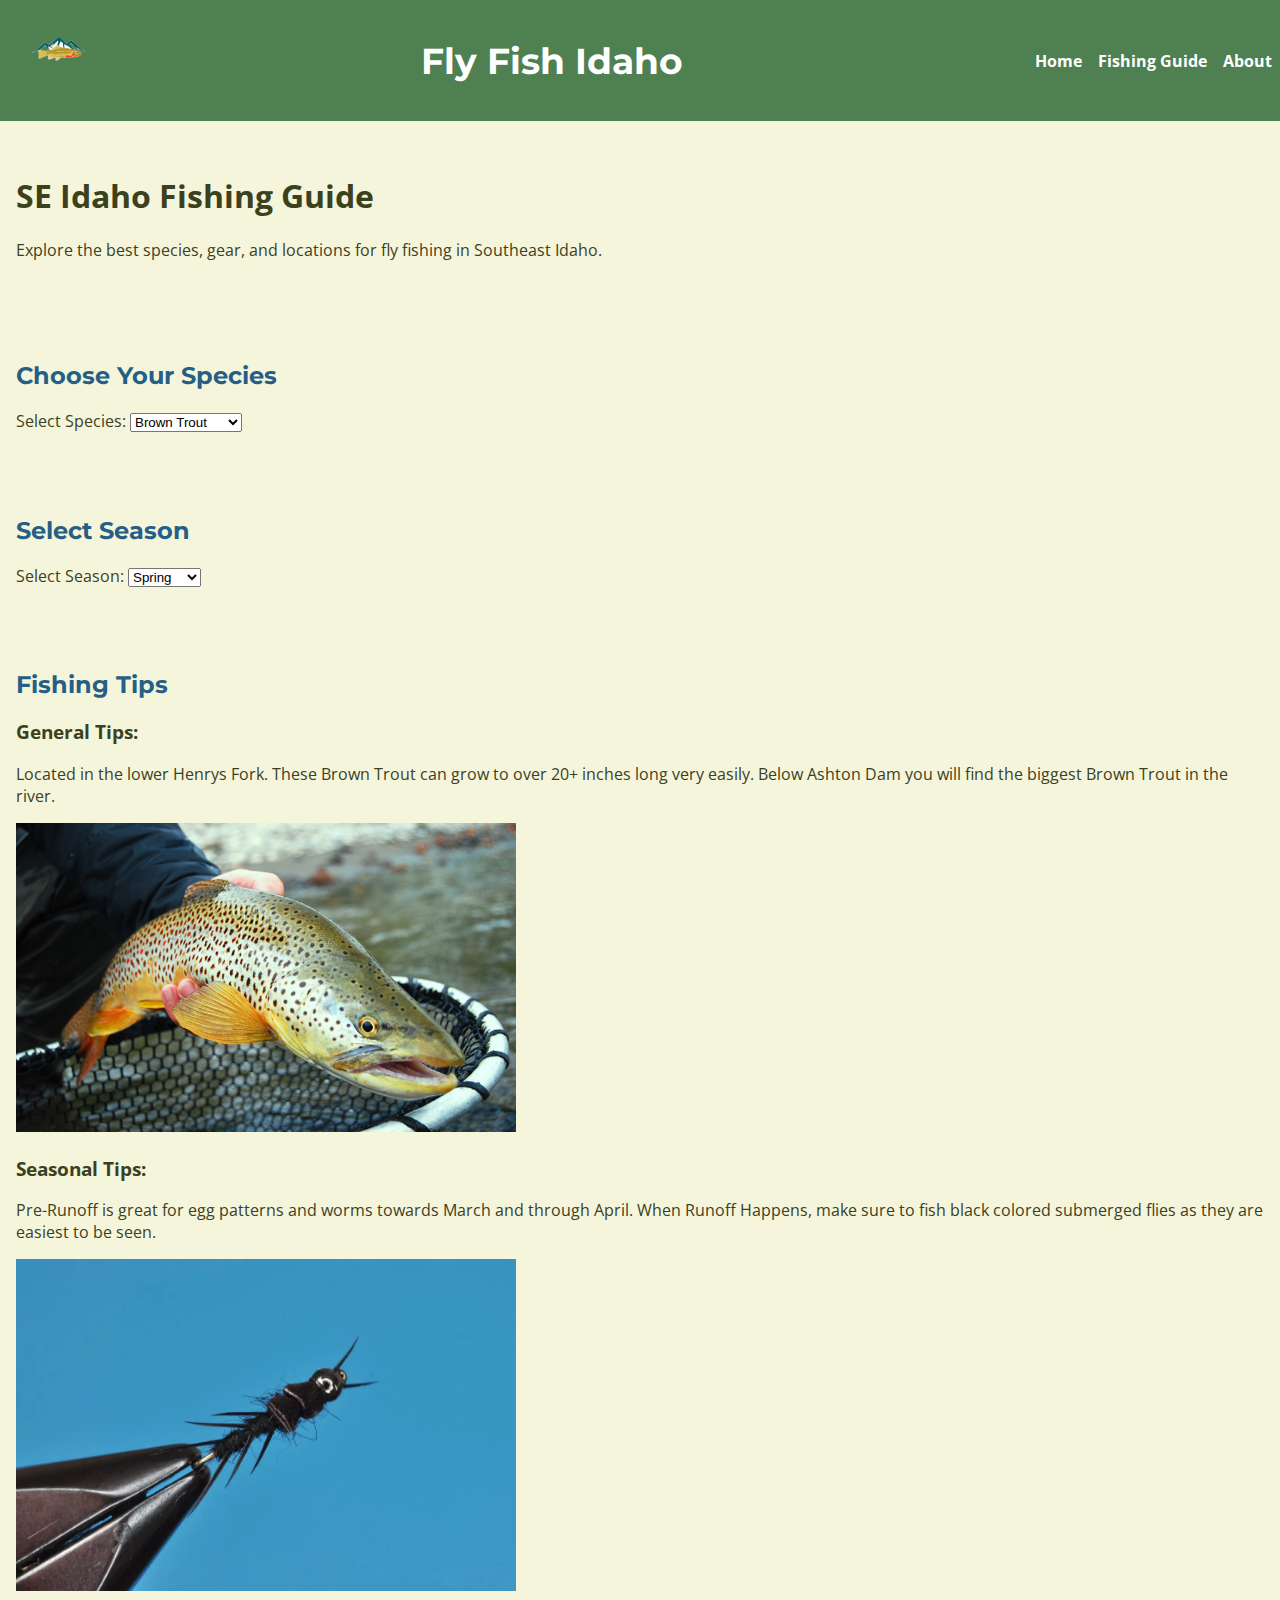
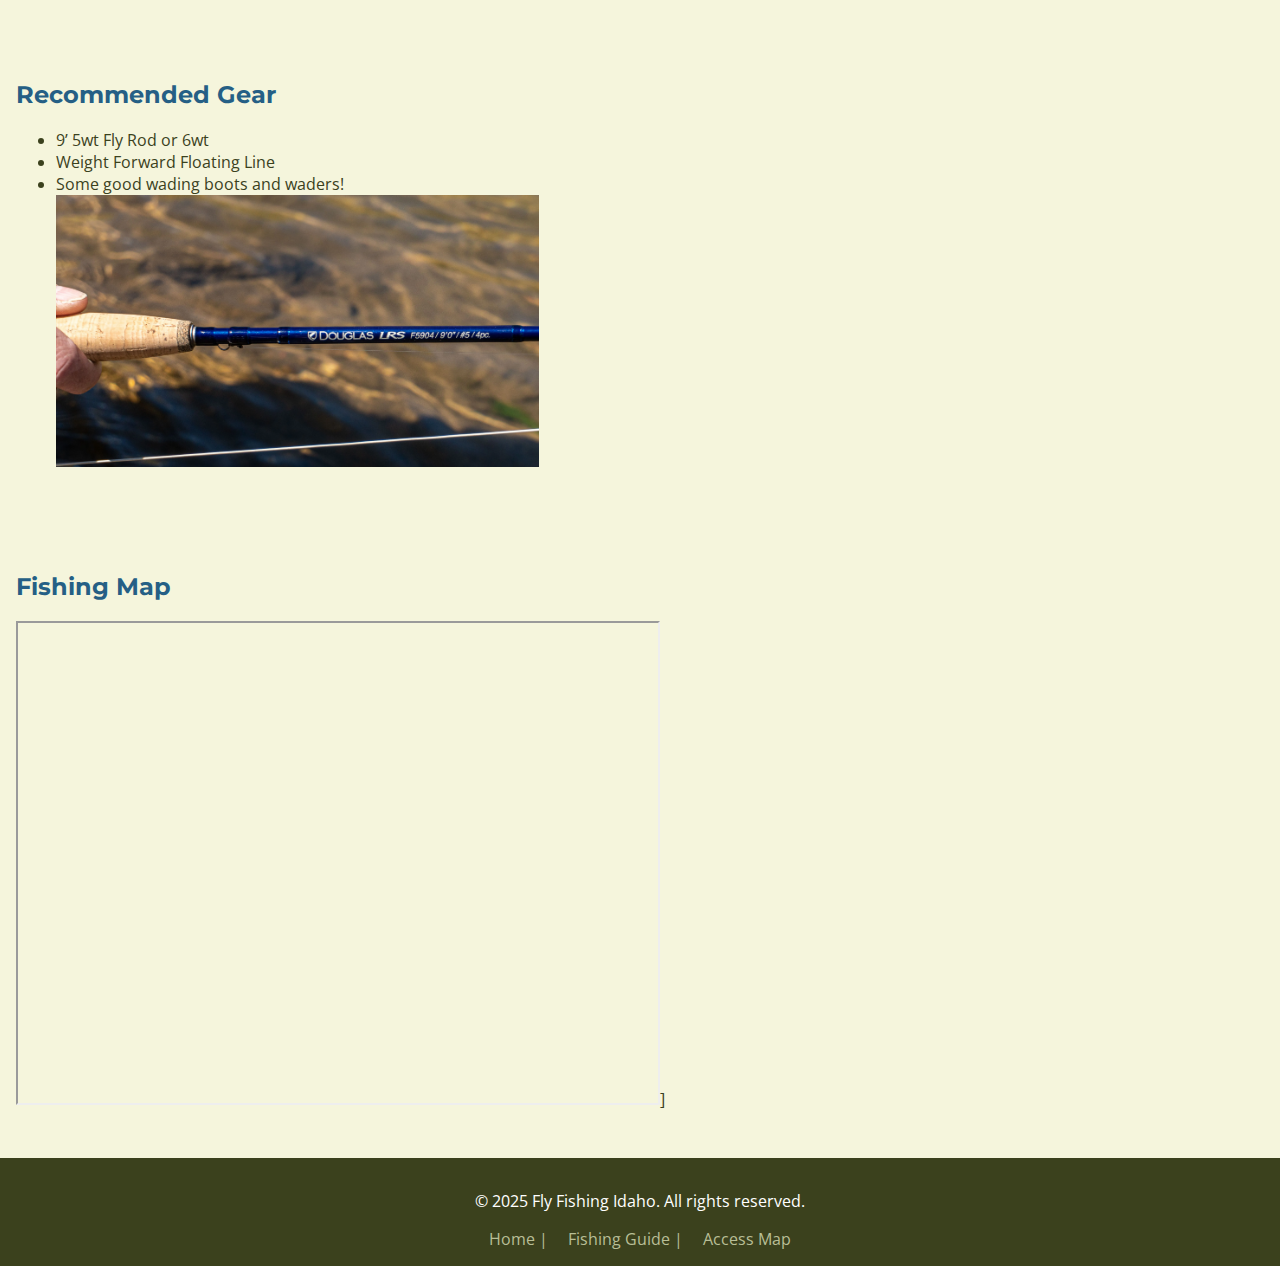
<file: final/guide.html>
<!DOCTYPE html>
<html lang="en">
<head>
  <meta charset="UTF-8" />
  <meta name="viewport" content="width=device-width, initial-scale=1.0" />
  <title>Fishing Guide | Fly Fishing in SE Idaho</title>
  <link rel="stylesheet" href="flyfish.css" />
</head>
<body>


  <header>
    <div class="logo"> <img src="pictures/logo.png" alt=""></div>
    <div class="title">Fly Fish Idaho</div>
    <nav>
      <ul>
        <li><a href="index.html">Home</a></li>
        <li><a href="guide.html">Fishing Guide</a></li>
        <li><a href="#">About</a></li>
      </ul>
    </nav>
  </header>

  
  <main>
    <section class="guide-header">
      <h1>SE Idaho Fishing Guide</h1>
      <p>Explore the best species, gear, and locations for fly fishing in Southeast Idaho.</p>
    </section>

   
    <section class="species">
      <h2>Choose Your Species</h2>
      <label for="species">Select Species:</label>
      <select id="species" onchange="updateTips()">
        <option value="brown">Brown Trout</option>
        <option value="rainbow">Rainbow Trout</option>
        <option value="cutthroat">Cutthroat Trout</option>
      </select>
    </section>

    
    <section class="season">
      <h2>Select Season</h2>
      <label for="season">Select Season:</label>
      <select id="season" onchange="updateTips()">
        <option value="spring">Spring</option>
        <option value="summer">Summer</option>
        <option value="fall">Fall</option>
        <option value="winter">Winter</option>
      </select>
    </section>

    
    <section class="tips">
      <h2>Fishing Tips</h2>
      <h3>General Tips:</h3>
      <p id="generalTips">Select a species and season to get fishing tips.</p>
      <img id="generalImage" src="" alt="General Tips Image" width="500" />

      <h3>Seasonal Tips:</h3>
      <p id="seasonalTips">Seasonal tips will appear here based on your selection.</p>
      <img id="seasonalImage" src="" alt="Seasonal Tips Image" width="500" />
    </section>

    <section class="gear">
      <h2>Recommended Gear</h2>
      <ul>
        <li>9’ 5wt Fly Rod or 6wt</li>
        <li>Weight Forward Floating Line</li>
        <li>Some good wading boots and waders!</li>
        <img src="pictures/9ft.png" alt="Rod">
      </ul>
    </section>

    <section class="map-placeholder">
      <h2>Fishing Map</h2>
      <p><iframe src="https://www.google.com/maps/d/u/0/embed?mid=1hLtLtV2uC6fodS8nEP-Qpy3SI-j8AVo&ehbc=2E312F&noprof=1" width="640" height="480"></iframe>]</p>
    </section>
  </main>

 
  <footer>
    <p>&copy; 2025 Fly Fishing Idaho. All rights reserved.</p>
    <div class="footer-links">
      <a href="index.html">Home |</a>
      <a href="guide.html">Fishing Guide |</a>
      <a href="https://www.google.com/maps/d/u/0/viewer?mid=1hLtLtV2uC6fodS8nEP-Qpy3SI-j8AVo&femb=1&ll=44.017754763246415%2C-111.41580515&z=12">Access Map</a>
    </div>
  </footer>


  <script src="flyfish.js"></script>

</body>
</html>
</file>
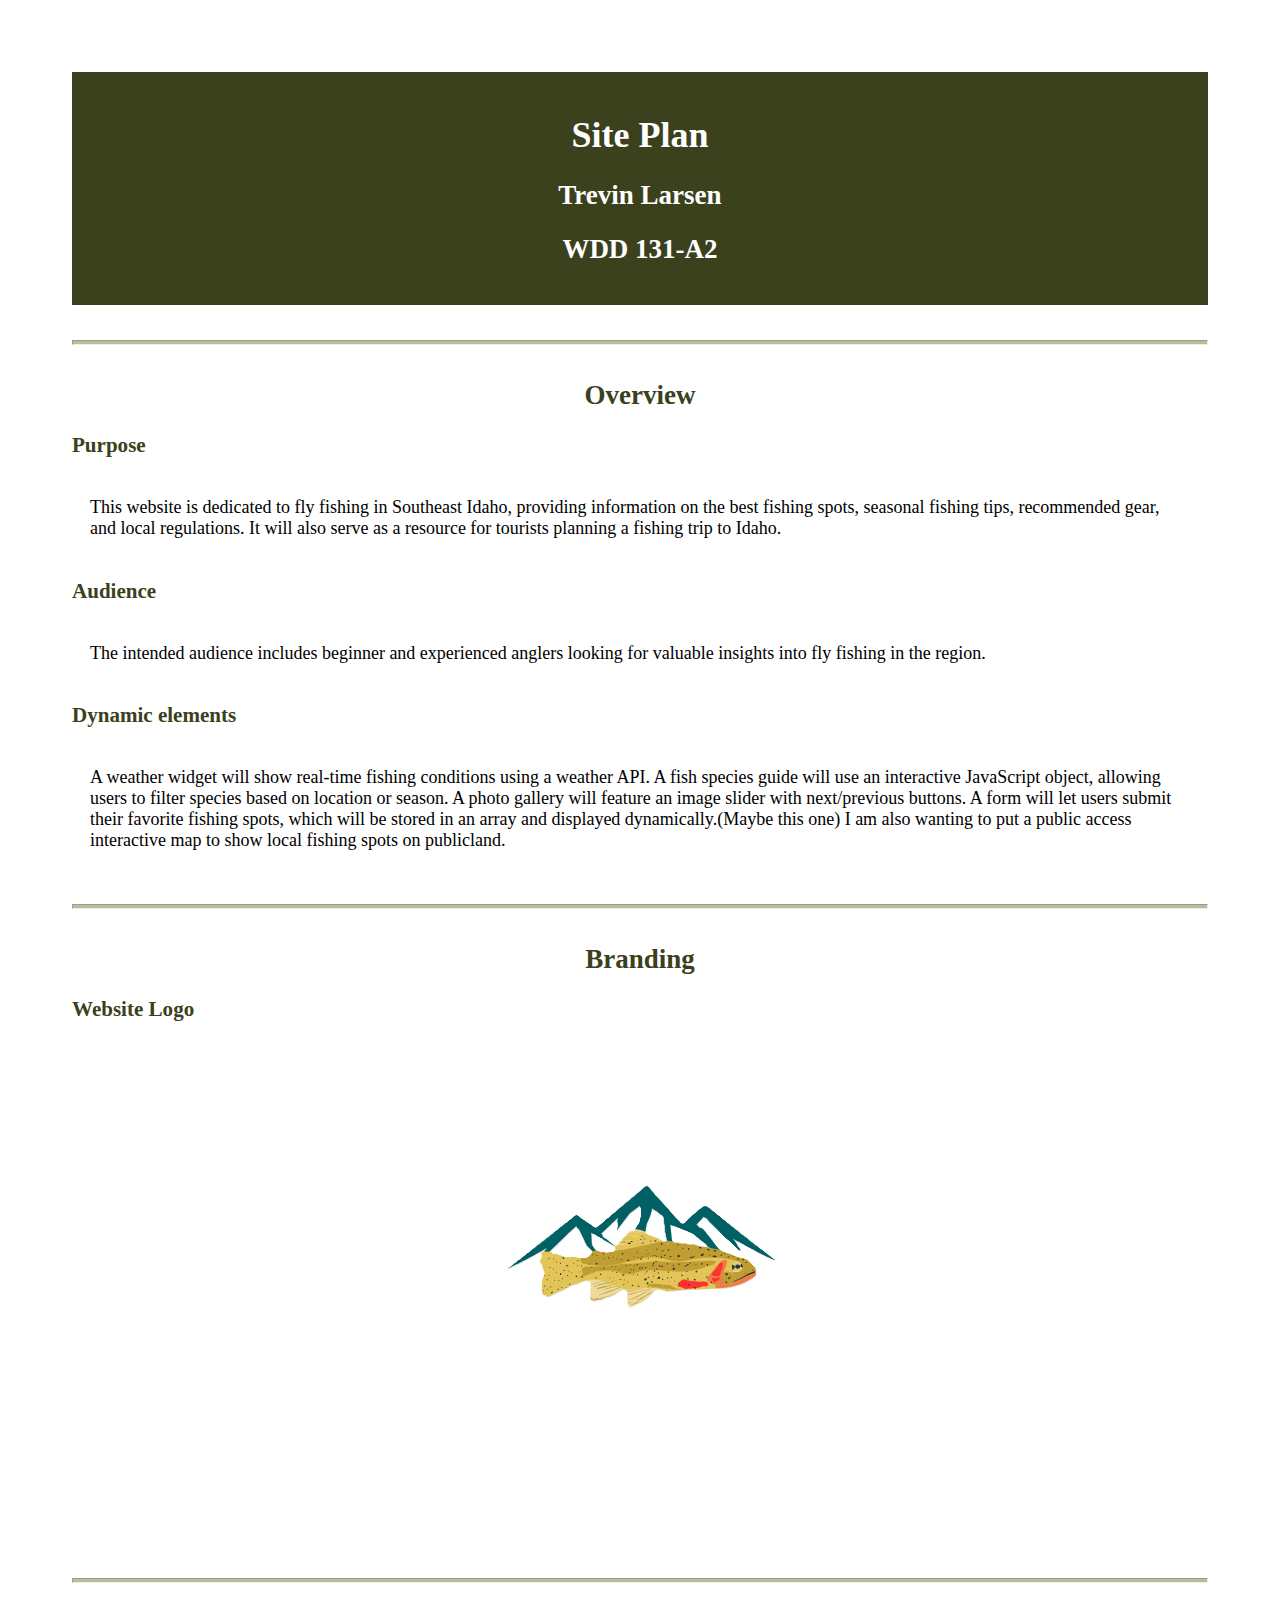
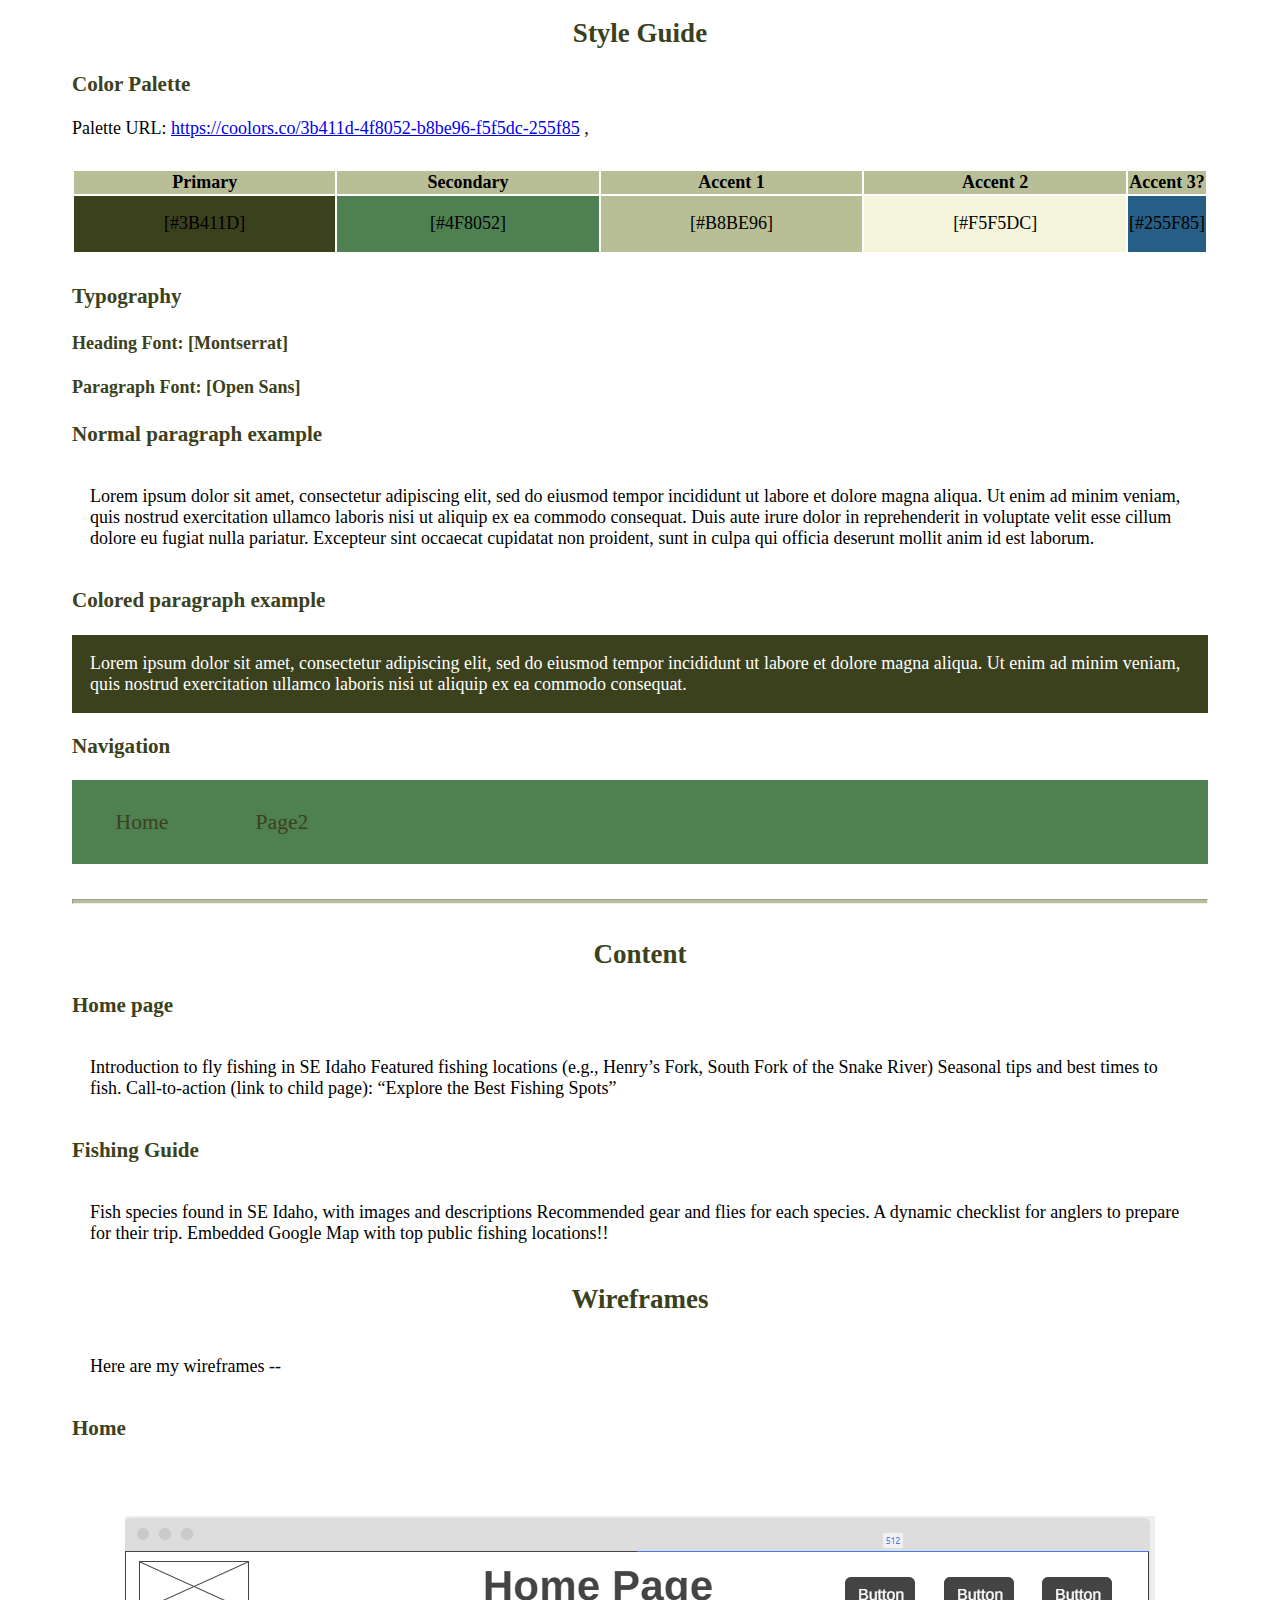
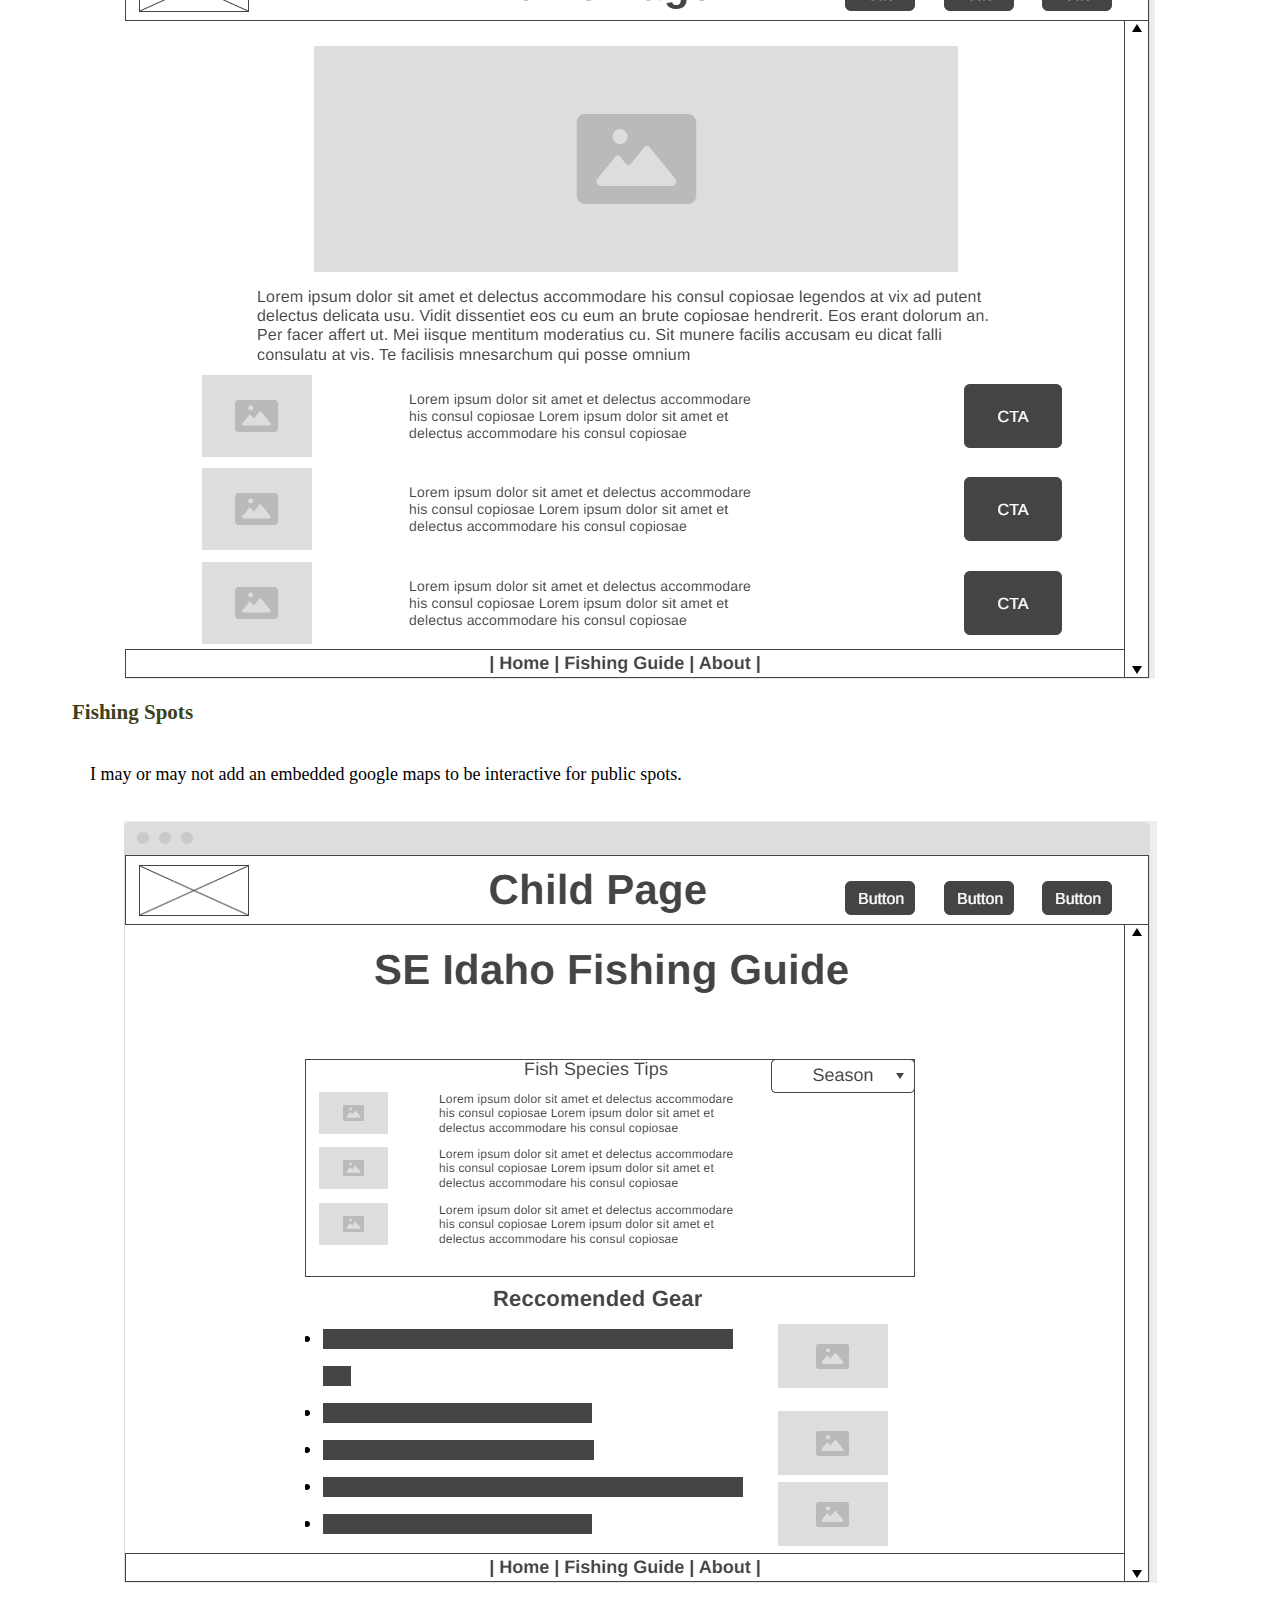
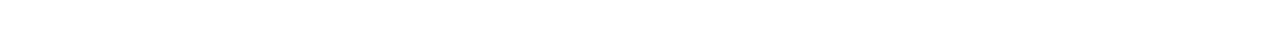
<file: flyfishidaho/site-plan.html>
<!DOCTYPE html>
<html lang="en-us">
	<head>
		<meta charset="utf-8" />
		<title>Site Plan</title>
		<link type="text/css" rel="stylesheet" href="site-plan.css" />
	</head>

	<body>
		<header>
			<h1> Site Plan</h1>
			<h2>Trevin Larsen</h2>
			<h2>WDD 131-A2</h2>
			<!-- In the header above, add the name or your site, your name and class number. For example if you are in section 3 you would put WDD 131.03 -->
		</header>
		<main>
			<!-- ------------------------Steps 2-3------------------------------ -->
			<hr />
			<h2>Overview</h2>
			<h3>Purpose</h3>
			<p>This website is dedicated to fly fishing in Southeast Idaho, providing information on the best fishing spots,
                 seasonal fishing tips, recommended gear, and local regulations. It will also serve as a resource for tourists planning a 
                 fishing trip to Idaho.</p>
			

			<h3>Audience</h3>
			<p>The intended audience includes beginner and experienced anglers 
                looking for valuable insights into fly fishing in the region.</p>
			

			<h3>Dynamic elements</h3>
			<p>A weather widget will show real-time fishing conditions using a weather API.

                A fish species guide will use an interactive JavaScript object, allowing users to filter species based on location or season.
                
                A photo gallery will feature an image slider with next/previous buttons.
                
                A form will let users submit their favorite fishing spots, which will be stored in an array and displayed dynamically.(Maybe this one)
            
                I am also wanting to put a public access interactive map to show local fishing spots on publicland.
            </p>
			<!-- change this -->

			<hr />
			<h2>Branding</h2>
			<h3>Website Logo</h3>
			<!-- Replace this with some sort of logo for your site.  A logo can be as simple as the name of your site in a nice font :) -->
			<img src="plan_images/troutlogono_background.png" alt="Logo image" />
			<hr />
			<h2>Style Guide</h2>

			<!-- ------------------------Steps 4-8------------------------------ -->

			<h3>Color Palette</h3>
			<!--  The colors you choose for a website are one of the most important decisions you will make. Follow the instructions on the activity in iLearn then return and replace the color codes below with the hex color codes (the 6 digit numbers that show at the bottom of each color) for the colors you have chosen below.  You should have at least 2 colors but do not have to fill in all 4 if you do not need them.  -->

			<!-- Copy and paste the URL to your finished palette below Make sure to paste it into both spots -->
			Palette URL:
			<a
				href="https://coolors.co/3b411d-4f8052-b8be96-f5f5dc-255f85"
				target="_blank"
				>https://coolors.co/3b411d-4f8052-b8be96-f5f5dc-255f85</a
			>

			<table class="colors">
				<tbody>
					<tr>
						<th>Primary</th>
						<th>Secondary</th>
						<th>Accent 1</th>
						<th>Accent 2</th>
                        ,<th>Accent 3?</th>
					</tr>
					<!-- Replace the numbers in the boxes below with your hex color codes. Then switch to the site-plan.css file and change your colors there as well. -->
					<tr>
						<td class="primary">[#3B411D]</td>
						<td class="secondary">[#4F8052]</td>
						<td class="accent1">[#B8BE96]</td>
						<td class="accent2">[#F5F5DC]</td>
                        <td class="accent3">[#255F85]</td>
					</tr>
				</tbody>
			</table>

			<!-- ------------------------Step 9------------------------------ -->

			<h3>Typography</h3>
			<!-- Choose a font for your paragraphs (body copy) and headlines. What font(s) have you chosen? Why did you choose what you did?  Make sure to review the list of web safe fonts at W3Schools.org as a starting point.  Think also about which of your colors above you might use for background and font colors. -->

			<h4>
				Heading Font: [Montserrat]
				<!-- change this -->
			</h4>
			<h4>
				Paragraph Font: [Open Sans]
				<!-- change this -->
			</h4>
			<h3>Normal paragraph example</h3>
			<p>
				Lorem ipsum dolor sit amet, consectetur adipiscing elit, sed do eiusmod
				tempor incididunt ut labore et dolore magna aliqua. Ut enim ad minim
				veniam, quis nostrud exercitation ullamco laboris nisi ut aliquip ex ea
				commodo consequat. Duis aute irure dolor in reprehenderit in voluptate
				velit esse cillum dolore eu fugiat nulla pariatur. Excepteur sint
				occaecat cupidatat non proident, sunt in culpa qui officia deserunt
				mollit anim id est laborum.
			</p>
			<h3>Colored paragraph example</h3>
			<p class="colored">
				Lorem ipsum dolor sit amet, consectetur adipiscing elit, sed do eiusmod
				tempor incididunt ut labore et dolore magna aliqua. Ut enim ad minim
				veniam, quis nostrud exercitation ullamco laboris nisi ut aliquip ex ea
				commodo consequat.
			</p>

			<!-- ------------------------Step 10------------------------------ -->

			<h3>Navigation</h3>
			<!-- Think about how you want your navigation bar to look. In the site-plan.css file change the colors to your colors to get the look you desire. -->
			<nav>
				<a href="#">Home</a>
				<a href="#">Page2</a>
		
			</nav>
			<hr />

			<h2>Content</h2>
			<h3>Home page</h3>
			<p>Introduction to fly fishing in SE Idaho

                Featured fishing locations (e.g., Henry’s Fork, South Fork of the Snake River)
                Seasonal tips and best times to fish.
                Call-to-action (link to child page): “Explore the Best Fishing Spots”
            </p>
			<h3>Fishing Guide</h3>
			<p>Fish species found in SE Idaho, with images and descriptions

                Recommended gear and flies for each species.
                
                A dynamic checklist for anglers to prepare for their trip.
                
                Embedded Google Map with top public fishing locations!!
            </p>
			<h2>Wireframes</h2>
			<p>
				Here are my wireframes --
			</p>

			<h3>Home</h3>
			<p>
				
			</p>
			<img src="plan_images/home_page_wf.png" alt="home page wireframe" />

			<h3>Fishing Spots</h3>
			<p>
				I may or may not add an embedded google maps to be interactive for public spots.
			</p>
			<img src="plan_images/child_page_wf.png" alt="page 2 wireframe" />
		</main>
	</body>
</html>
</file>
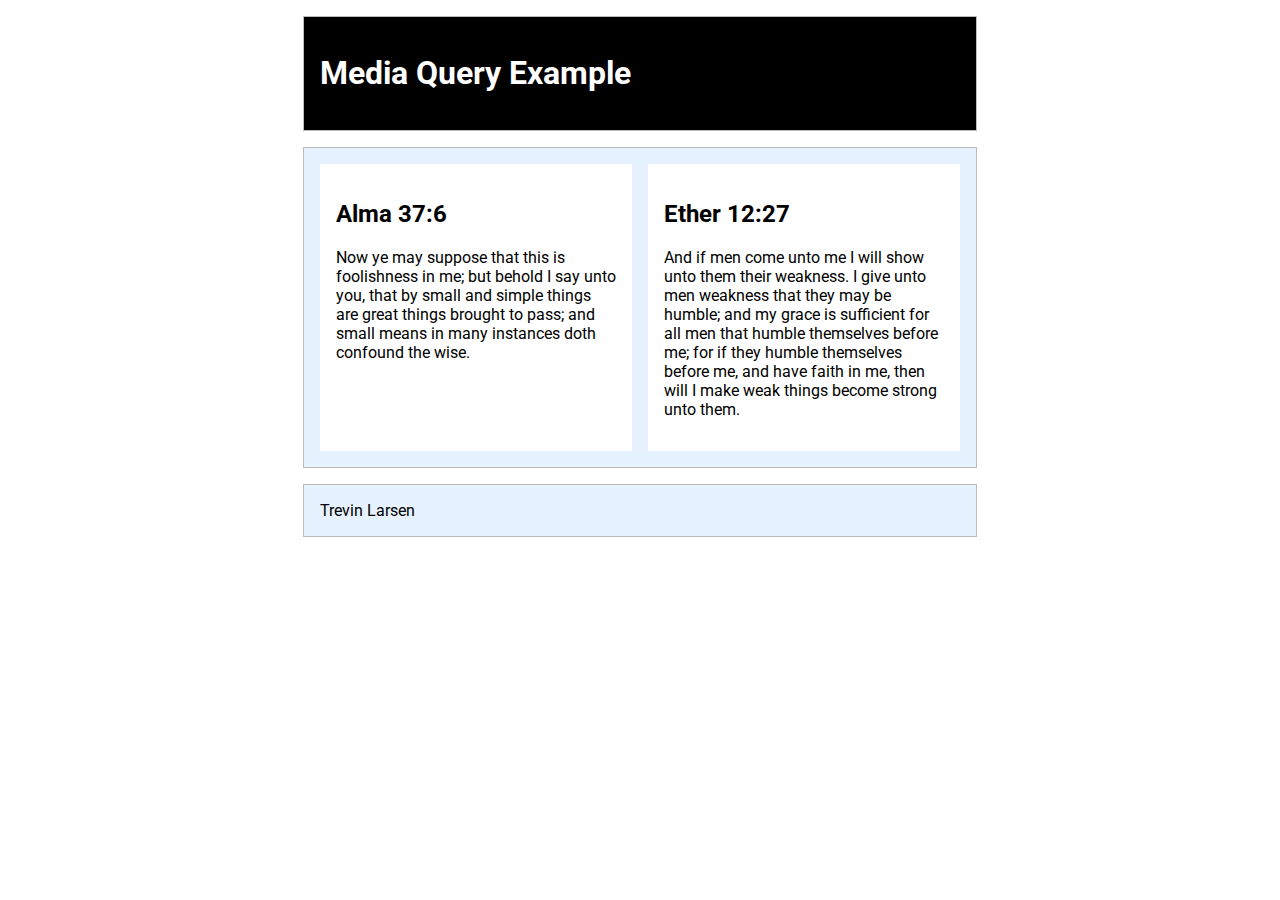
<file: sandbox/media-query.html>
<!DOCTYPE html>
<html lang="en">
<head>
    <meta charset="UTF-8">
    <meta name="viewport" content="width=device-width, initial-scale=1.0">
    <title>Media Query Example</title>
    <link href="https://fonts.googleapis.com/css2?family=Roboto&display=swap" rel="stylesheet">
    <link rel="stylesheet" href="media-query.css">
</head>
<body>
    <header>
        <h1>Media Query Example</h1>
    </header>
    <main>
        <section>
            <h2>Alma 37:6</h2>
            <p>Now ye may suppose that this is foolishness in me; but behold I say unto you, that by small and simple things are great things brought to pass; and small means in many instances doth confound the wise.</p>
        </section>
        <section>
            <h2>Ether 12:27</h2>
            <p>And if men come unto me I will show unto them their weakness. I give unto men weakness that they may be humble; and my grace is sufficient for all men that humble themselves before me; for if they humble themselves before me, and have faith in me, then will I make weak things become strong unto them.</p>
        </section>
    </main>
    <footer>
        Trevin Larsen
    </footer>
</body>
</html>
</file>
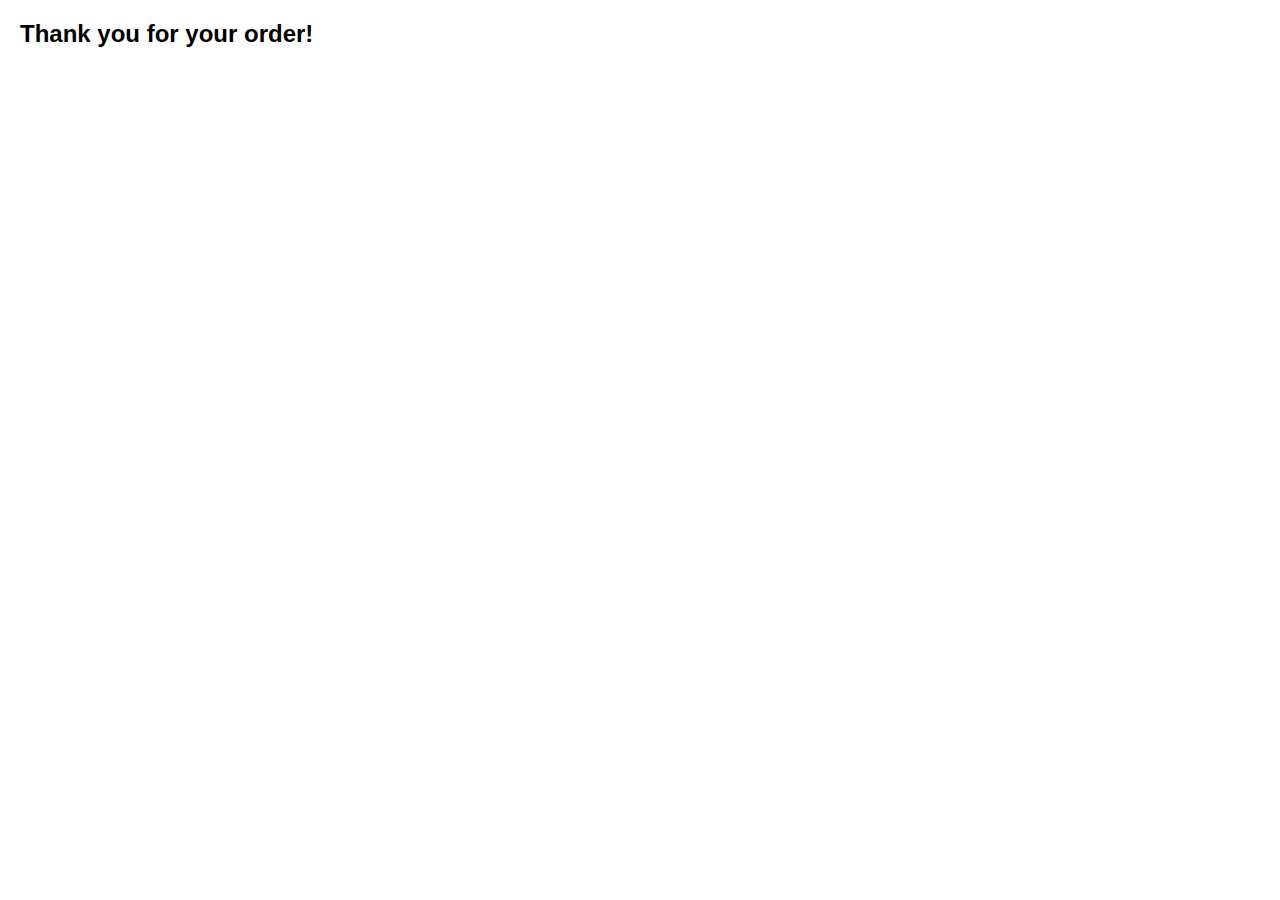
<file: sandbox/Forms/completed.html>
<!-- completed.html -->
<!DOCTYPE html>
<html lang="en">
  <head>
    <meta charset="UTF-8" />
    <meta name="viewport" content="width=device-width, initial-scale=1.0" />
    <title>Order Complete</title>
    <link rel="stylesheet" href="form-demo.css" />
  </head>
  <body>
    <h2>Thank you for your order!</h2>
  </body>
</html>
</file>
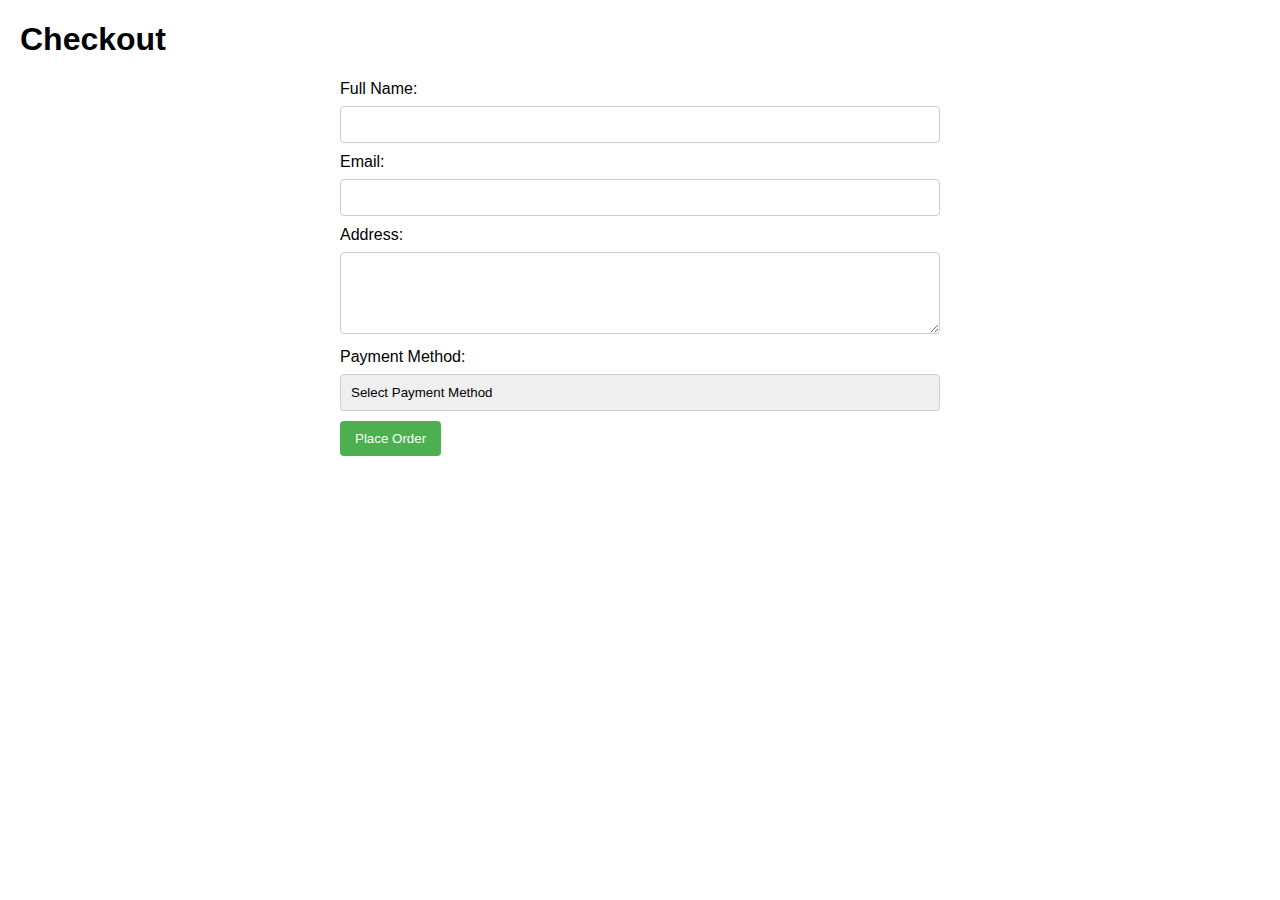
<file: sandbox/Forms/form-demo.html>
<!-- form-demo.html -->
<!DOCTYPE html>
<html lang="en">
  <head>
    <meta charset="UTF-8" />
    <meta name="viewport" content="width=device-width, initial-scale=1.0" />
    <title>Checkout Form</title>
    <link rel="stylesheet" href="form-demo.css" />
    <script src="form-demo.js" defer></script>
  </head>
  <body>
    <header><h1>Checkout</h1></header>
    <main>
      <section class="errors"></section>
      <form id="checkoutForm" action="completed.html">
        <label for="fullName">Full Name:</label>
        <input type="text" id="fullName" name="fullName" required />
      
        <label for="email">Email:</label>
        <input type="email" id="email" name="email" required />
      
        <label for="address">Address:</label>
        <textarea id="address" name="address" rows="4" required></textarea>
      
        <label for="paymentMethod">Payment Method:</label>
        <select id="paymentMethod" name="paymentMethod" required>
          <option value="">Select Payment Method</option>
          <option value="creditCard">Credit Card</option>
          <option value="paypal">PayPal</option>
        </select>
      
       
        <p id="creditCardNumberContainer" class="hide">
          <label for="creditCardNumber">Credit Card Number:</label>
          <input
            type="text"
            id="creditCardNumber"
            name="creditCardNumber"
            pattern="[0-9]{16}"
            placeholder="Enter 16 digits"
            required
          />
        </p>
      
       
        <p id="paypalUsernameContainer" class="hide">
          <label for="paypalUsername">PayPal Username:</label>
          <input
            type="text"
            id="paypalUsername"
            name="paypalUsername"
            placeholder="Enter PayPal username"
            required
          />
        </p>
      
        <button type="submit">Place Order</button>
      </form>

    </main>
  </body>
</html>
</file>
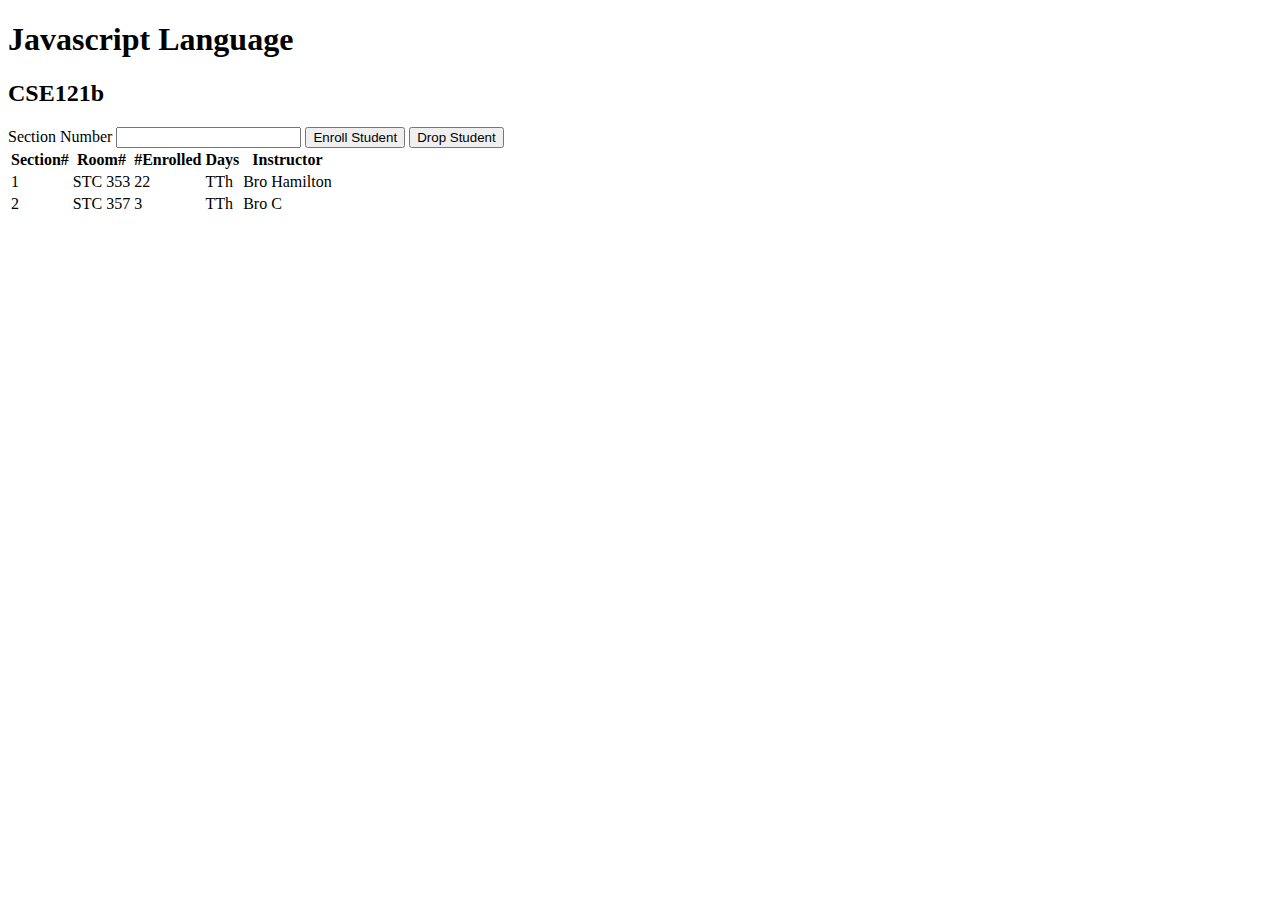
<file: sandbox/objects/courses.html>
<!-- courses.html -->
<!DOCTYPE html>
<html lang="en">
  <head>
    <meta charset="UTF-8" />
    <meta http-equiv="X-UA-Compatible" content="IE=edge" />
    <meta name="viewport" content="width=device-width, initial-scale=1.0" />
    <title>Courses and sections</title>
    <script src="courses.js" defer></script>
  </head>
  <body>
    <h1 id="courseName"></h1>
    <h2 id="courseCode"></h2>
    <label for="sectionNumber">Section Number</label>
    <input id="sectionNumber" />
    <button id="enrollStudent">Enroll Student</button>
    <button id="dropStudent">Drop Student</button>

    <table>
      <thead>
        <tr>
          <th>Section#</th>
          <th>Room#</th>
          <th>#Enrolled</th>
          <th>Days</th>
          <th>Instructor</th>
        </tr>
      </thead>
      <tbody id="sections"></tbody>
    </table>
  </body>
</html>
</file>
<file: coolpics/coolpics.css>
@import url("https://fonts.googleapis.com/css2?family=Mooli&display=swap");

@media screen and (min-width: 700px) {
    .gallery {
        display: grid;
        grid-template-columns: repeat(2, 1fr);
    }
}

@media screen and (min-width: 1000px) {
    .gallery {
        grid-template-columns: repeat(3, 1fr);
    }
    button.menu {
        display: none;
    }
    header, footer {
        padding: 20px;
    }
}

.hide {
    display: none;
}

:root {
    --primary-color: #52489c;
    --secondary-color: #59c3c3;
    --accent-color: #f45b69;
    --text-dark: #333;
    --text-light: #599ddd;
    --primary-font: Arial, Helvetica, sans-serif;
    --secondary-font: 'Mooli', sans-serif;
}

body {
    font-family: var(--primary-font);
    font-size: 1.2em;
    color: var(--text-light);
    margin: 0;
}

header {
    text-align: center;
    padding: 20px;
    background-color: var(--primary-color);
}

footer {
    text-align: center;
    padding: 10px;
    background-color: var(--primary-color);
}

.gallery {
    display: grid;
    grid-template-columns: repeat(3, 1fr);
    gap: 10px;
    padding: 20px;
}

figure {
    margin: 0;
    overflow: hidden;
}

img {
    width: 250px;
    height: 250px;
    object-fit: cover;
    max-width: 100%;
}

a:link,
a:visited {
    color: var(--accent-color);
    text-decoration: none;
}

a:hover {
    text-decoration: underline;
}

button.menu {
    background: none;
    border: none;
    color: var(--text-light);
    font-size: 1.2em;
    cursor: pointer;
}

.menu ul {
    list-style-type: none;
    padding: 0;
    margin: 0;
    display: flex;
    justify-content: center;
}

.menu li {
    margin: 0 15px;
}

.menu a {
    text-decoration: none;
    color: var(--accent-color);
    font-weight: bold;
}

.menu a:hover {
    color: var(--secondary-color);
}

.viewer {
    position: fixed;
    top: 0;
    left: 0;
    bottom: 0;
    right: 0;
    background: rgba(0, 0, 0, 0.75);
    display: grid;
    justify-items: center;
    align-items: center;
    z-index: 1000;
    display: none;
}

.viewer img {
    max-height: 90%;
    max-width: 90%;
}

.close-viewer {
    background: none;
    border: none;
    color: white;
    font-size: 2em;
    cursor: pointer;
    position: absolute;
    top: 10px;
    right: 10px;
}

@media (min-width: 1000px) {
    .viewer {
        padding: 20px;
        max-width: 800px;
        max-height: 80%;
    }

    .viewer img {
        max-height: 100%;
    }
}
</file>
<file: final/flyfish.css>
@import url('https://fonts.googleapis.com/css2?family=Montserrat:wght@600&family=Open+Sans&display=swap');

body {
  margin: 0;
  padding: 0;
  font-family: 'Open Sans', sans-serif;
  background-color: #F5F5DC; 
  color: #3B411D; 
}
body-items {
    padding: 2rem;
  }
  
  body-items h2 {
    text-align: center;
    font-size: 2rem;
    margin-bottom: 2rem;
  }
  
  body-items div {
    display: flex;
    gap: 1rem; 
    margin-bottom: 2rem;
  }
  
  body-items img {
    max-width: 400px; 
    height: auto;
    display: block;
    border-radius: 5px; 
    padding: 1rem;
    margin-right: 1rem;
  }
  
  body-items h3 {
    font-family: 'Montserrat', sans-serif;
    font-size: 1.5rem;
    margin: 0; 
  }
  
  body-items p {
    font-family: 'Open Sans', sans-serif;
    font-size: 1rem;
    line-height: 1.5;
    margin-top: 0.5rem;
    max-width: 500px; 
  }

.logo img {
    max-width: 220px; 
    height: 100px;
  }
  
  
  .title {
    font-family: 'Montserrat', sans-serif;
    font-size: 2.25rem; 
    font-weight: bold;
  }
  
 
  header {
    margin: 0;
    display: flex;
    align-items: center;
    justify-content: space-between;
    background-color: #4F8052; 
    padding: 0.5rem;
    color: white;
  }
  
  
  nav ul {
    list-style: none;
    display: flex;
    gap: 1rem;
  }
  
  nav a {
    color: white;
    text-decoration: none;
    font-weight: bold;
  }


.hero {
  text-align: center;
  padding: 3rem 1rem;
  background-color: #B8BE96;
}
.hero-img {
    width: 100%;
    max-width: 600px;
    height: auto;
    display: block;
    margin: 1rem auto;
    border-radius: 8px;
  }

.hero h1 {
  font-family: 'Montserrat', sans-serif;
  font-size: 2rem;
}

.cta-button {
  background-color: #255F85; 
  color: white;
  padding: 0.75rem 1.5rem;
  text-decoration: none;
  border-radius: 5px;
  display: inline-block;
  margin-top: 1rem;
}
.cta2-button {
    background-color: #255F85; 
    color: white;
    padding: 0.75rem 1.5rem;
    align-items: center;
}


section {
  padding: 2rem 1rem;
}

h2 {
  font-family: 'Montserrat', sans-serif;
  color: #255F85; 
}

.location-grid {
  display: flex;
  flex-wrap: wrap;
  gap: 1rem;
}

.location-card {
  background-color: white;
  padding: 1rem;
  border: 1px solid #ccc;
  flex: 1 1 300px;
}

.location-card img {
  width: 40%;
  height: auto;
  border-radius: 4px;
  
}

.gear img{
    width: 40%;
    height: auto;

    
}


footer {
  background-color: #3B411D; 
  color: white;
  text-align: center;
  padding: 1rem;
}

.footer-links a {
  color: #B8BE96;
  margin: 0 0.5rem;
  text-decoration: none;
}
</file>
<file: mission/styles.css>
/* Base styles */
body {
    font-family: 'Times New Roman', serif;
    font-size: 20px;
    line-height: 1.5;
    margin: 20px; /* Space from the edges of the viewport */
    padding: 20px; /* Space inside the body, between content and border */
    border: 2px solid black; /* Thin border around the entire page */
    border-radius: 5px; /* Optional: rounded corners */
}

/* Centering the titles and content */
.title {
    text-align: center;
    margin-bottom: 20px; /* Space below the title */
}

.title h1 {
    letter-spacing: 1px; /* Space out letters */
    text-transform: uppercase; /* Make title uppercase */
    margin: 0; /* Remove default margin */
}

.title h2 {
    color: #006EB6; /* Subtitle color */
    margin: 0; /* Remove default margin */
}

/* Main content styles */
main {
    max-width: 600px; /* Limit content width */
    margin: 0 auto; /* Center the main content */
    padding: 20px; /* Space inside main content */
    text-align: center; /* Center text in the main content */
}

/* Paragraph styles */
main p {
    text-align: left; /* Keep paragraph text left-aligned */
    margin-bottom: 15px; /* Space below each paragraph */
}

/* Footer styles */
footer {
    text-align: center; /* Center the footer content */
    margin-top: 20px; /* Space above footer */
}

/* Logo styles */
.logo {
    width: 100px; /* Set logo size smaller */
    height: auto; /* Maintain aspect ratio */
    display: block; /* Allow centering */
    margin: 0 auto; /* Center the logo */
}

/* Dark theme styles */
.dark {
    background-color: #333; /* Dark background */
    color: #fff; /* Light text color */
}

.dark h2 {
    color: #00A4E4; /* Change subtitle color for dark theme */
}

/* Light text color for paragraphs */
.dark p {
    color: #fffefe; /* Light color for paragraphs */
}

/* Ensure all text elements are light in the dark theme */
.dark h1,
.dark p {
    color: #ddd; /* Set a lighter color for headings and paragraphs */
}
</file>
<file: recipes/recipes.css>
/* Import the Google font */
@import url("https://fonts.googleapis.com/css2?family=Amatic+SC&display=swap");

/* Global Variables */
:root {
    --primary-color: #1B98E0; /* Primary color for buttons or links */
    --secondary-color: #59c3c3; /* Secondary color for accents */
    --text-dark: #333; /* Dark text for readability */
    --text-light: #ebebeb; /* Light text for background elements */
    --primary-font: Arial, Helvetica, sans-serif; /* Default font */
    --secondary-font: "Amatic SC", cursive; /* Alternative font for headings */
}
header {
    display: flex;
    align-items: center; /* Vertically center the content */
    justify-content: center; /* Center the content horizontally */
    gap: 10px; /* Space between the logo and the heading */
    padding: 20px;
}

/* Logo Styling */
header .logo {
    width: 100px; /* Resize the logo */
    height: auto; /* Maintain aspect ratio */
}

/* Heading Styling */
header h1 {
    font-size: 2rem; /* Adjust heading size as needed */
    margin: 0;
}
#search-form {
    display: flex;
    align-items: center;
    border: 1px solid #ccc;
    padding: 5px 10px;
    border-radius: 5px;
    background-color: #f9f9f9;
}

#search-form input {
    padding: 5px;
    font-size: 1rem;
    border: none;
    border-radius: 5px;
    width: 200px; /* Adjust as needed */
}

#search-form button {
    padding: 5px 10px;
    background-color: #1B98E0;
    color: white;
    border: none;
    border-radius: 5px;
    cursor: pointer;
}

#search-form button:hover {
    background-color: #1598d5;
}
/* General body styles */
body {
    font-family: var(--primary-font);
    background-color: #f4f4f4;
    color: var(--text-dark);
    margin: 0;
    padding: 0;
}
/* Footer Styling */
footer {
    text-align: center; /* Center text and content in the footer */
    padding: 20px;
    background-color: #f4f4f4;
}

footer p {
    font-size: 1rem;
    margin-bottom: 10px;
}

/* Social Media Icons */
.social {
    display: flex;
    justify-content: center; /* Centers the icons horizontally */
    gap: 15px; /* Adds space between the icons */
    margin-top: 10px;
}

.social a img {
    width: 24px; /* Resize the icons */
    height: 24px; /* Maintain aspect ratio */
    transition: transform 0.3s ease; /* Smooth transition for hover effect */
}

.social a img:hover {
    transform: scale(1.1); /* Slightly enlarge the icon on hover */
}

/* Global Heading Styles */
h1, h2, h3, h4, h5, h6 {
    font-family: var(--secondary-font), sans-serif;
}

/* Responsive image styles */
img {
    max-width: 100%; /* Makes images responsive */
    height: auto; /* Maintain aspect ratio */
}
.container {
    padding: 0 15px; /* Add horizontal padding to the body to create space */
}
/* Recipe Section Styles */
.recipe-list {
    border: 5px solid #070404; /* Add a border around each recipe */
    padding: 20px; /* Add padding inside the box */
    margin-bottom: 20px; /* Space between the recipe boxes */
    border-radius: 8px; /* Rounded corners for the box */
    background-color: #f9f9f9; /* Light background color */
    box-shadow: 0 4px 8px rgba(0, 0, 0, 0.1); /* Add a subtle shadow for depth */
    width: 100%; /* Make the box take up the full available width */
    box-sizing: border-box; /* Ensure padding is included in the width calculation */
}

/* Recipe Title Styles */
.recipe-list h2 {
    font-size: 1.5rem;
    margin-bottom: 10px;
}

/* Recipe Image */
.recipe-list img {
    max-width: 100%; /* Ensure images do not exceed the width of their container */
    height: auto; /* Maintain aspect ratio */
    width: 450px; /* Resize the image to a smaller size, you can adjust this */
    margin: 0 auto; /* Center the image horizontally */
    display: block; /* Make the image a block element to enable centering */
    margin-bottom: 10px; /* Add some space below the image */
}

/* Recipe Description */
.recipe-list p {
    font-size: 1rem;
    margin-bottom: 15px;
    color: var(--text-dark);
}

/* Rating Section Styles */
.rating {
    display: flex;
    align-items: center;
    gap: 5px;
}

.icon-star, .icon-star-empty {
    font-size: 1.2rem;
    color: #FFD700; /* Gold color for stars */
}

/* Layout adjustments for mobile */
@media (max-width: 600px) {
    /* Stack layout */
    .recipe-list {
        display: flex;
        flex-direction: column;
        align-items: center;
    }

    /* Make description hidden on mobile */
    .recipe-list p {
        display: none; /* Hide the description for mobile */
    }

    /* Adjust the title size */
    .recipe-list h2 {
        font-size: 1.25rem;
    }

    /* Adjust image size */
    .recipe-list img {
        max-width: 100%;
    }

    /* Show description on larger screens */
    @media (min-width: 601px) {
        .recipe-list p {
            display: block; /* Show the description */
        }
    }
}

/* Add button or link styles if you use them */
button, a {
    font-family: var(--primary-font);
    background-color: var(--primary-color);
    color: var(--text-light);
    border: none;
    padding: 10px 15px;
    text-decoration: none;
    border-radius: 5px;
    cursor: pointer;
    transition: background-color 0.3s ease;
}

button:hover, a:hover {
    background-color: var(--secondary-color);
}
</file>
<file: register/register.css>
* {
    box-sizing: border-box;
  }
  body {
    font-family: Roboto, Arial, sans-serif;
    font-size: 16px;
    color: #666;
    line-height: 22px;
  }

  div,
  form,
  input,
  select,
  textarea,
  label,
  p {
    padding: 0;
    margin: 0;
    outline: none;
    font-size: 16px;
    line-height: 24px;
  }

  .testbox {
    padding: 20px;
    max-width: 960px;
    margin: 0 auto;
  }
  form {
    padding: 20px;
    border-radius: 6px;
    background: #fff;
    box-shadow: 0 0 8px #006622;
  }
  fieldset {
    margin-bottom: 2em;
  }
  input,
  select,
  textarea {
    margin-bottom: 10px;
    border: 1px solid #ccc;
    border-radius: 3px;
  }
  input {
    width: 100%;
    padding: 5px;
  }
  input[type="checkbox"] {
    width: auto;
    margin-right: 1em;
  }
  input[type="date"] {
    padding: 4px 5px;
  }
  textarea {
    width: 100%;
    padding: 5px;
  }
  .item:hover p,
  .item:hover i,
  .question:hover p,
  .question label:hover,
  input:hover::placeholder {
    color: #006622;
  }
  .item input:hover,
  .item select:hover,
  .item textarea:hover {
    border: 1px solid transparent;
    box-shadow: 0 0 3px 0 #006622;
    color: #006622;
  }
  .item {
    position: relative;
    margin: 10px 0;
  }
  .item span {
    color: red;
  }


  .columns {
    display: flex;
    justify-content: space-between;
    flex-direction: row;
    flex-wrap: wrap;
  }
  .columns div {
    width: 48%;
  }

  /* Style checkbox and radio. To do this we have to hide the defaults then we create our own */
  input[type="radio"] {
    display: none;
  }
  label.radio {
    position: relative;
    display: inline-block;
    margin: 5px 20px 15px 0;
    cursor: pointer;
  }
  .question span {
    margin-left: 30px;
  }
  .question-answer label {
    display: block;
  }
  label.radio:before {
    content: "";
    position: absolute;
    left: 0;
    width: 17px;
    height: 17px;
    border-radius: 50%;
    border: 2px solid #ccc;
  }
  input[type="radio"]:checked + label:before,
  label.radio:hover:before {
    border: 2px solid #006622;
  }
  label.radio:after {
    content: "";
    position: absolute;
    top: 6px;
    left: 5px;
    width: 8px;
    height: 4px;
    border: 3px solid #006622;
    border-top: none;
    border-right: none;
    transform: rotate(-45deg);
    opacity: 0;
  }
  input[type="radio"]:checked + label:after {
    opacity: 1;
  }
  /* end style checkbox and radio */
  .btn-block {
    margin-top: 10px;
    text-align: center;
  }
  button {
    width: 150px;
    padding: 10px;
    border: none;
    border-radius: 5px;
    background: #006622;
    font-size: 16px;
    color: #fff;
    cursor: pointer;
  }
  button:hover {
    background: #00b33c;
  }
  @media (max-width: 568px) {
    .columns div {
      width: 100%;
    }
  }
</file>
<file: flyfishidaho/site-plan.css>
/* if you are using any Google fonts change the font names below to your fonts. 
Any spaces in your font name should be replaced with a +. 
Fonts are separated by a | */
@import url("https://fonts.googleapis.com/css?family=IM+Fell+French+Canon+SC|Lato");

:root {
  /* change the values below to your colors from your palette */
  --primary-color: #3B411D;
  --secondary-color: #4F8052;
  --accent1-color: #B8BE96;
  --accent2-color: #F5F5DC;
  --accent3-color: #255F85;

  /* change the values below to your chosen font(s) */
  --heading-font: "Montserrat";
  --paragraph-font: Open Sans;

  /* these colors below should be chosen from among your palette colors above */
  --headline-color-on-white: var(
    --primary-color
  ); /* headlines on a white background */
  --headline-color-on-color: white; /* headlines on a colored background */
  --paragraph-color-on-white: var(
    --primary-color
  ); /* paragraph text on a white background */
  --paragraph-color-on-color: white; /* paragraph text on a colored background */
  --paragraph-background-color: var(--primary-color);
  --nav-link-color: var(--primary-color);
  --nav-background-color: var(--secondary-color);
  --nav-hover-link-color: white;
  --nav-hover-background-color: var(--accent3-color);
}

/*  Look around below...but DON'T CHANGE ANYTHING! */

body {
  max-width: 1200px;
  margin: 0 auto;
  padding: 4em;
  font-size: 18px;
}
img {
  display: block;
  margin: 0 auto;
}
h1,
h2,
h3,
h4,
h5,
h6 {
  font-family: var(--heading-font);
  color: var(--headline-color-on-white);
}
h2 {
  text-align: center;
}
hr {
  height: 3px;
  margin: 35px 0;
  background: var(--accent1-color);
}
header {
  padding: 1em;
  text-align: center;
  color: var(--paragraph-color-on-color);
  background-color: var(--paragraph-background-color);
}
header > h1,
header > h2 {
  color: var(--headline-color-on-color);
}

p {
  font-family: var(--paragraph-font);
  color: var(--paragraph-color);
  padding: 1em;
}
.colors {
  width: 100%;
  min-width: 350px;
  margin: 30px auto;
  text-align: center;
}
.colors th {
  background-color: #B8BE96;
}
.colors td {
  width: 25%;
  height: 3em;
}

.primary {
  background-color: var(--primary-color);
}
.secondary {
  background-color: var(--secondary-color);
}
.accent1 {
  background-color: var(--accent1-color);
}
.accent2 {
  background-color: var(--accent2-color);
}
.accent3 {
    background-color: var(--accent3-color);
}

p.colored {
  background-color: var(--paragraph-background-color);
  color: var(--paragraph-color-on-color);
}

nav {
  background-color: var(--nav-background-color);
  line-height: 3em;
  text-align: center;
  font-size: 1.2em;
}
nav {
  list-style-type: none;
  display: flex;
}
nav a {
  padding: 1em;
  min-width: 120px;
  text-decoration: none;
  padding: 10px;
}
nav a:link,
nav a:visited {
  color: var(--nav-link-color);
}
nav a:hover {
  color: var(--nav-hover-link-color);
  background-color: var(--nav-hover-background-color);
}

.sitemap {
  display: grid;
  justify-content: center;

  grid-template-columns: repeat(6, 15%);
  grid-template-rows: 3em 1.5em 1.5em 3em;
  grid-template-areas:
    ". . home home . ."
    ". . . top . ."
    ". left left right right ."
    "page2 page2 . . page3 page3";
}
.sitemap > div {
  text-align: center;
}
.sm-home {
  grid-area: home;
  background-color: #ccc;
  line-height: 3em;
}
.sm-page2 {
  grid-area: page2;
  background-color: #ccc;
  line-height: 3em;
}
.sm-page3 {
  grid-area: page3;
  background-color: #ccc;
  line-height: 3em;
}

.top {
  grid-area: top;
  border-left: 1px solid;
}

.left {
  grid-area: left;
  border-top: 1px solid;
  border-left: 1px solid;
}

.right {
  grid-area: right;
  border-top: 1px solid;
  border-right: 1px solid;
}
</file>
<file: sandbox/media-query.css>
body {
    font-family: 'Roboto', sans-serif;
  }
  
  header, main, footer {
    max-width: 640px;
    margin: 1rem auto;
    border: 1px solid #bbb;
    padding: 1rem;
    background-color: #e6f2ff;
  }
  
  main {
    display: grid;
    grid-template-columns: 1fr;
    grid-gap: 1rem;
  }
  
  section {
    padding: 1rem;
    background-color: #fff;
  }
  

  @media screen and (min-width: 500px) {
    header {
      background-color: #000;
      color: #fff;
    }
  
    main {
      grid-template-columns: 1fr 1fr; 
    }
  }
</file>
<file: sandbox/Forms/form-demo.css>
/* form-demo.css */
* {
    box-sizing: border-box;
  }
  body {
    font-family: Arial, sans-serif;
    margin: 20px;
  }
  
  main {
    max-width: 600px;
    margin: 0 auto;
  }
  
  .errors > p {
    border: 1px solid red;
    padding: 0.5em;
  }
  /* Style the select arrow for Safari */
  select::-webkit-inner-spin-button,
  select::-webkit-outer-spin-button {
    -webkit-appearance: none;
    margin: 0;
  }
  
  /* Style the select arrow for other browsers */
  select {
    -moz-appearance: none;
    -webkit-appearance: none;
    appearance: none;
  }
  
  .hide {
    display: none; /* Initially hide the credit card input and label */
  }
  label {
    display: block;
    margin-bottom: 8px;
  }
  
  input,
  select,
  textarea {
    width: 100%;
    padding: 10px;
    margin-bottom: 10px;
    box-sizing: border-box;
    border: 1px solid #ccc; /* Add a border to make it visually consistent */
    border-radius: 4px;
  }
  button {
    background-color: #4caf50;
    color: white;
    padding: 10px 15px;
    border: none;
    border-radius: 4px;
    cursor: pointer;
  }
</file>
